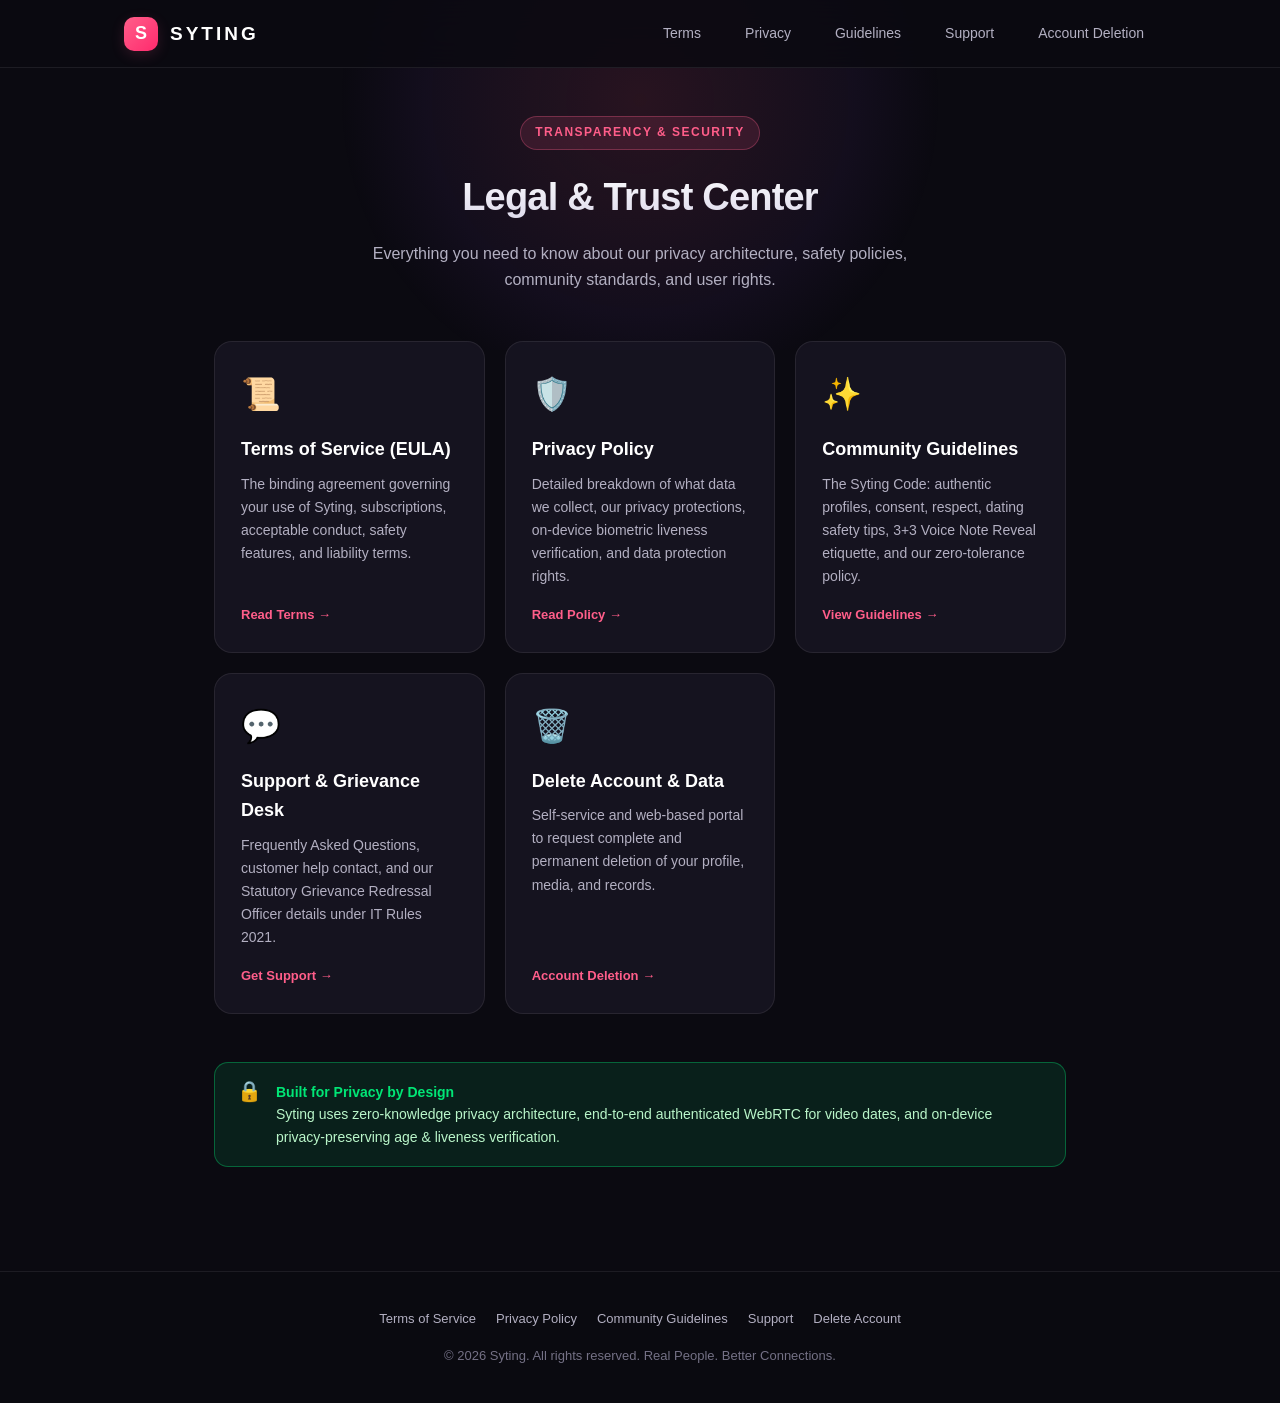
<file: index.html>
<!DOCTYPE html>
<html lang="en">
<head>
  <meta charset="UTF-8">
  <meta name="viewport" content="width=device-width, initial-scale=1.0">
  <title>Syting - Legal & Trust Center</title>
  <link rel="stylesheet" href="styles.css">
  <link rel="icon" href="data:image/svg+xml,<svg xmlns='http://www.w3.org/2000/svg' viewBox='0 0 100 100'><rect width='100' height='100' rx='20' fill='%23FF5E8A'/><text x='50%' y='55%' dominant-baseline='middle' text-anchor='middle' font-size='50' font-weight='800' fill='white'>S</text></svg>">
</head>
<body>
  <header>
    <div class="nav-container">
      <a href="index.html" class="brand">
        <div class="brand-logo">S</div>
        <div class="brand-text">Syting</div>
      </a>
      <nav class="nav-links">
        <a href="terms.html">Terms</a>
        <a href="privacy.html">Privacy</a>
        <a href="guidelines.html">Guidelines</a>
        <a href="support.html">Support</a>
        <a href="delete-account.html">Account Deletion</a>
      </nav>
    </div>
  </header>

  <main>
    <div class="hero">
      <div class="badge">Transparency & Security</div>
      <h1>Legal & Trust Center</h1>
      <p>Everything you need to know about our privacy architecture, safety policies, community standards, and user rights.</p>
    </div>

    <div class="hub-grid">
      <a href="terms.html" class="hub-card">
        <div class="hub-card-icon">📜</div>
        <h3>Terms of Service (EULA)</h3>
        <p>The binding agreement governing your use of Syting, subscriptions, acceptable conduct, safety features, and liability terms.</p>
        <div class="action-link">Read Terms &rarr;</div>
      </a>

      <a href="privacy.html" class="hub-card">
        <div class="hub-card-icon">🛡️</div>
        <h3>Privacy Policy</h3>
        <p>Detailed breakdown of what data we collect, our privacy protections, on-device biometric liveness verification, and data protection rights.</p>
        <div class="action-link">Read Policy &rarr;</div>
      </a>

      <a href="guidelines.html" class="hub-card">
        <div class="hub-card-icon">✨</div>
        <h3>Community Guidelines</h3>
        <p>The Syting Code: authentic profiles, consent, respect, dating safety tips, 3+3 Voice Note Reveal etiquette, and our zero-tolerance policy.</p>
        <div class="action-link">View Guidelines &rarr;</div>
      </a>

      <a href="support.html" class="hub-card">
        <div class="hub-card-icon">💬</div>
        <h3>Support & Grievance Desk</h3>
        <p>Frequently Asked Questions, customer help contact, and our Statutory Grievance Redressal Officer details under IT Rules 2021.</p>
        <div class="action-link">Get Support &rarr;</div>
      </a>

      <a href="delete-account.html" class="hub-card">
        <div class="hub-card-icon">🗑️</div>
        <h3>Delete Account & Data</h3>
        <p>Self-service and web-based portal to request complete and permanent deletion of your profile, media, and records.</p>
        <div class="action-link">Account Deletion &rarr;</div>
      </a>
    </div>

    <div style="margin-top: 48px;">
      <div class="callout success">
        <div class="callout-icon">🔒</div>
        <div>
          <strong>Built for Privacy by Design</strong><br>
          Syting uses zero-knowledge privacy architecture, end-to-end authenticated WebRTC for video dates, and on-device privacy-preserving age & liveness verification.
        </div>
      </div>
    </div>
  </main>

  <footer>
    <div class="footer-links">
      <a href="terms.html">Terms of Service</a>
      <a href="privacy.html">Privacy Policy</a>
      <a href="guidelines.html">Community Guidelines</a>
      <a href="support.html">Support</a>
      <a href="delete-account.html">Delete Account</a>
    </div>
    <p>&copy; 2026 Syting. All rights reserved. Real People. Better Connections.</p>
  </footer>
</body>
</html>
</file>
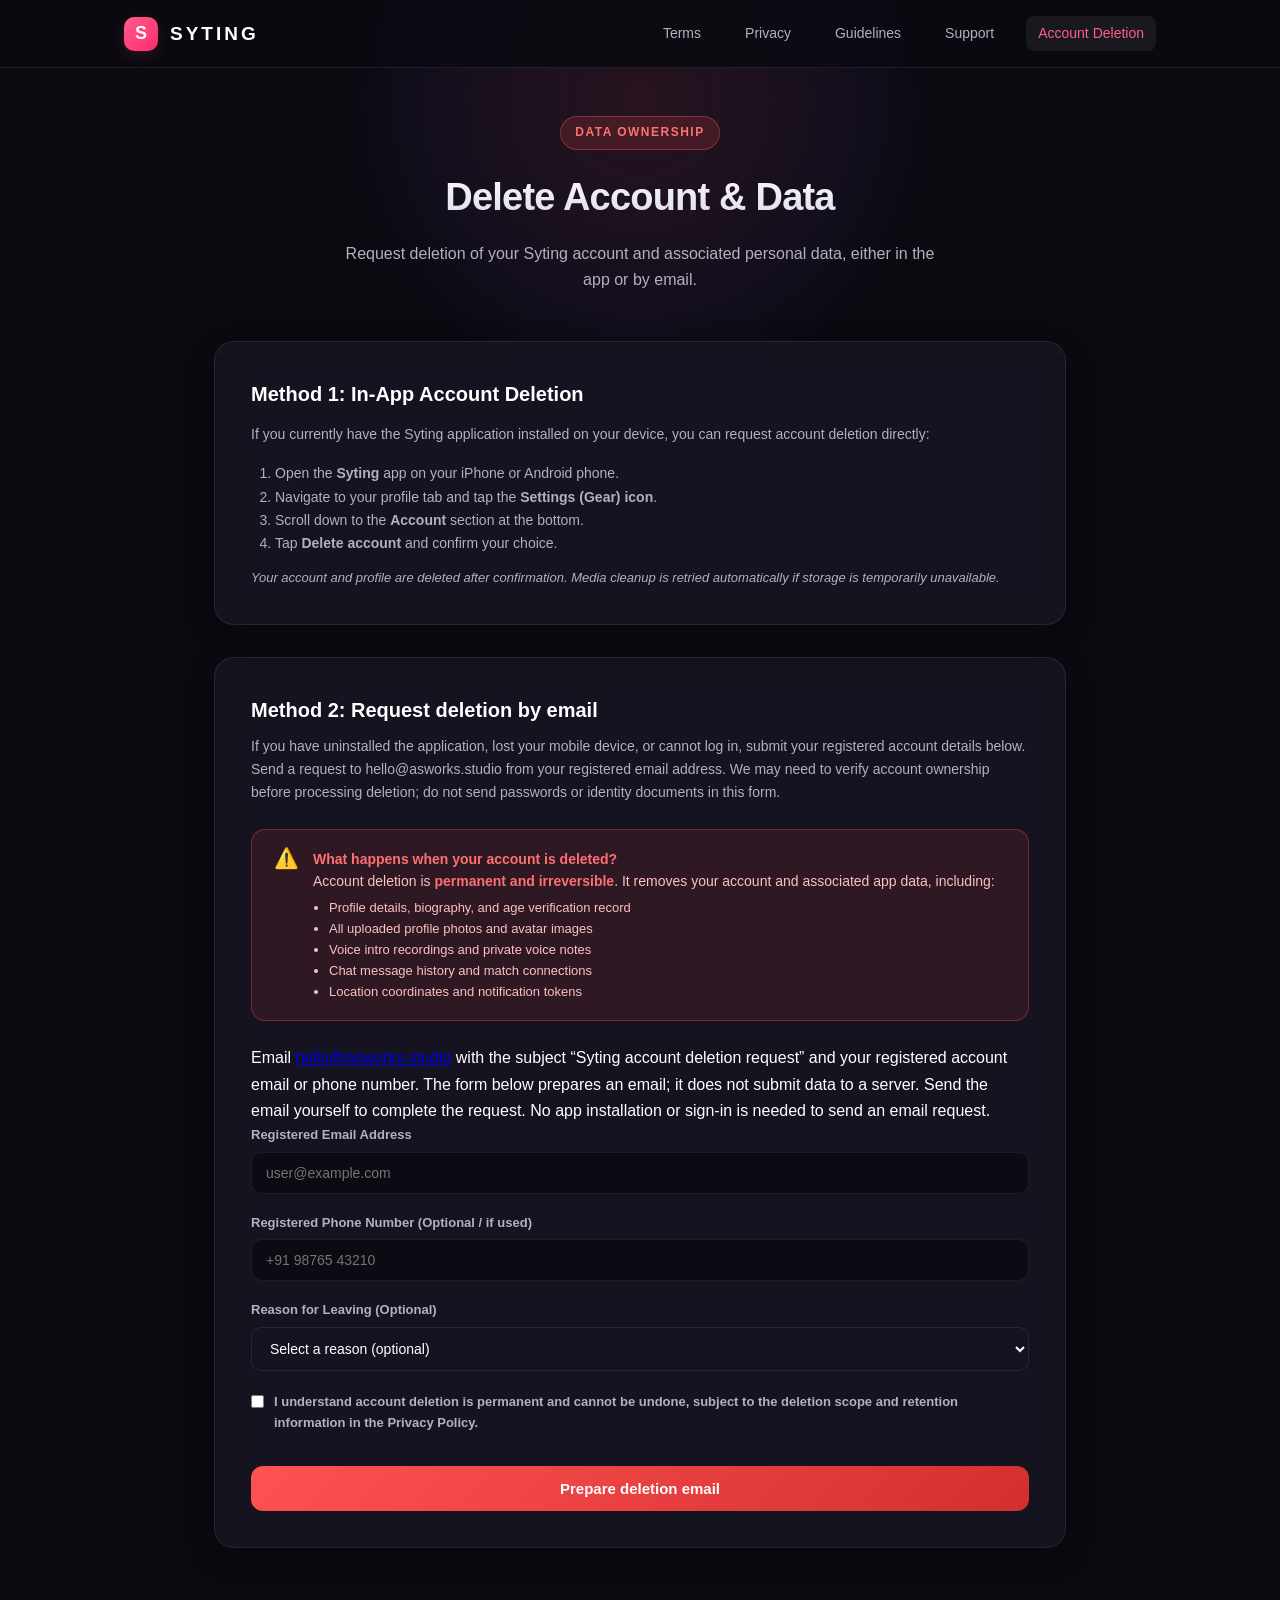
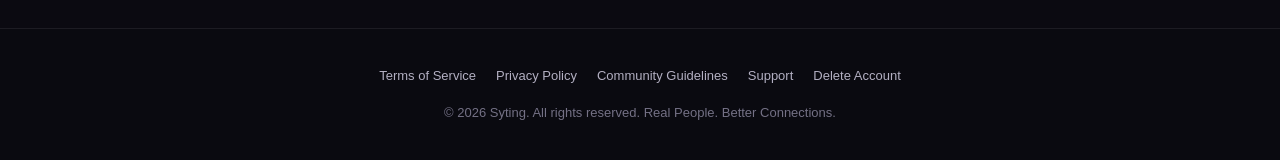
<file: delete-account.html>
<!DOCTYPE html>
<html lang="en">
<head>
  <meta charset="UTF-8">
  <meta name="viewport" content="width=device-width, initial-scale=1.0">
  <title>Syting - Request Account & Data Deletion</title>
  <link rel="stylesheet" href="styles.css">
  <link rel="icon" href="data:image/svg+xml,<svg xmlns='http://www.w3.org/2000/svg' viewBox='0 0 100 100'><rect width='100' height='100' rx='20' fill='%23FF5E8A'/><text x='50%' y='55%' dominant-baseline='middle' text-anchor='middle' font-size='50' font-weight='800' fill='white'>S</text></svg>">
</head>
<body>
  <header>
    <div class="nav-container">
      <a href="index.html" class="brand">
        <div class="brand-logo">S</div>
        <div class="brand-text">Syting</div>
      </a>
      <nav class="nav-links">
        <a href="terms.html">Terms</a>
        <a href="privacy.html">Privacy</a>
        <a href="guidelines.html">Guidelines</a>
        <a href="support.html">Support</a>
        <a href="delete-account.html" class="active">Account Deletion</a>
      </nav>
    </div>
  </header>

  <main>
    <div class="hero">
      <div class="badge" style="background: rgba(255, 82, 82, 0.15); border-color: rgba(255, 82, 82, 0.4); color: #FF7070;">Data Ownership</div>
      <h1>Delete Account & Data</h1>
      <p>Request deletion of your Syting account and associated personal data, either in the app or by email.</p>
    </div>

    <!-- Instructions for In-App Immediate Deletion -->
    <div class="glass-panel" style="margin-bottom: 32px;">
      <h2 style="font-size: 20px; color: #fff; margin-bottom: 12px;">Method 1: In-App Account Deletion</h2>
      <p style="color: var(--text-secondary); font-size: 14px; margin-bottom: 16px;">
        If you currently have the Syting application installed on your device, you can request account deletion directly:
      </p>
      <ol style="color: var(--text-secondary); font-size: 14px; margin-left: 24px; margin-bottom: 8px;">
        <li>Open the <strong>Syting</strong> app on your iPhone or Android phone.</li>
        <li>Navigate to your profile tab and tap the <strong>Settings (Gear) icon</strong>.</li>
        <li>Scroll down to the <strong>Account</strong> section at the bottom.</li>
        <li>Tap <strong>Delete account</strong> and confirm your choice.</li>
      </ol>
      <p style="color: var(--text-secondary); font-size: 13px; margin-top: 12px;">
        <em>Your account and profile are deleted after confirmation. Media cleanup is retried automatically if storage is temporarily unavailable.</em>
      </p>
    </div>

    <!-- Web-Based Deletion Request Form (For Google Play Compliance) -->
    <div class="glass-panel">
      <h2 style="font-size: 20px; color: #fff; margin-bottom: 8px;">Method 2: Request deletion by email</h2>
      <p style="color: var(--text-secondary); font-size: 14px; margin-bottom: 20px;">
        If you have uninstalled the application, lost your mobile device, or cannot log in, submit your registered account details below. Send a request to hello@asworks.studio from your registered email address. We may need to verify account ownership before processing deletion; do not send passwords or identity documents in this form.
      </p>

      <div class="callout danger">
        <div class="callout-icon">⚠️</div>
        <div>
          <strong>What happens when your account is deleted?</strong><br>
          Account deletion is <strong>permanent and irreversible</strong>. It removes your account and associated app data, including:
          <ul style="margin: 6px 0 0 16px; font-size: 13px;">
            <li>Profile details, biography, and age verification record</li>
            <li>All uploaded profile photos and avatar images</li>
            <li>Voice intro recordings and private voice notes</li>
            <li>Chat message history and match connections</li>
            <li>Location coordinates and notification tokens</li>
          </ul>
        </div>
      </div>

      <p>Email <a href="mailto:hello@asworks.studio?subject=Syting%20account%20deletion%20request">hello@asworks.studio</a> with the subject “Syting account deletion request” and your registered account email or phone number. The form below prepares an email; it does not submit data to a server. Send the email yourself to complete the request. No app installation or sign-in is needed to send an email request.</p>
      <form onsubmit="handleDeleteSubmit(event)">
        <div class="form-group">
          <label for="del-email">Registered Email Address</label>
          <input type="email" maxlength="254" id="del-email" class="form-control" placeholder="user@example.com" required>
        </div>

        <div class="form-group">
          <label for="del-phone">Registered Phone Number (Optional / if used)</label>
          <input type="tel" maxlength="40" id="del-phone" class="form-control" placeholder="+91 98765 43210">
        </div>

        <div class="form-group">
          <label for="del-reason">Reason for Leaving (Optional)</label>
          <select id="del-reason" class="form-control" style="background: #151322;">
            <option value="">Select a reason (optional)</option>
            <option value="found_match">Found a match / in a relationship</option>
            <option value="privacy">Privacy reasons</option>
            <option value="taking_break">Taking a break from dating</option>
            <option value="technical">Technical issues</option>
            <option value="other">Other reason</option>
          </select>
        </div>

        <div class="form-group" style="margin-top: 20px;">
          <label style="display: flex; gap: 10px; align-items: flex-start; cursor: pointer; color: var(--text-secondary); font-size: 13px;">
            <input type="checkbox" required style="margin-top: 4px;">
            <span>I understand account deletion is permanent and cannot be undone, subject to the deletion scope and retention information in the Privacy Policy.</span>
          </label>
        </div>

        <button type="submit" class="btn-danger" style="margin-top: 14px;">Prepare deletion email</button>
      </form>

      <div role="status" aria-live="polite" id="del-success" style="display: none; margin-top: 20px;" class="callout success">
        <div class="callout-icon">✓</div>
        <div>
          <strong>Email prepared — not submitted</strong><br>
          Send the pre-filled message to complete your request. If your email app did not open, email <a href="mailto:hello@asworks.studio">hello@asworks.studio</a> from your registered address. You can also delete your account instantly in the app: Settings → Account → Delete account. Submitting this form does not delete your account or confirm receipt. See our Privacy Policy for deletion scope and retention.
        </div>
      </div>
    </div>
  </main>

  <footer>
    <div class="footer-links">
      <a href="terms.html">Terms of Service</a>
      <a href="privacy.html">Privacy Policy</a>
      <a href="guidelines.html">Community Guidelines</a>
      <a href="support.html">Support</a>
      <a href="delete-account.html">Delete Account</a>
    </div>
    <p>&copy; 2026 Syting. All rights reserved. Real People. Better Connections.</p>
  </footer>

  <script>
    function handleDeleteSubmit(e) {
      e.preventDefault();
      var email = document.getElementById('del-email').value.trim();
      var phone = document.getElementById('del-phone').value;
      var reason = document.getElementById('del-reason').value;
      var subject = encodeURIComponent('Syting account deletion request');
      var body = encodeURIComponent(
        'I request permanent deletion of my Syting account and all associated data.\n\n' +
        'Registered email: ' + email + '\n' +
        'Registered phone: ' + (phone || 'n/a') + '\n' +
        'Reason: ' + (reason || 'n/a') + '\n'
      );
      window.location.href = 'mailto:hello@asworks.studio?subject=' + subject + '&body=' + body;
      document.getElementById('del-success').style.display = 'flex';
    }
  </script>
</body>
</html>
</file>
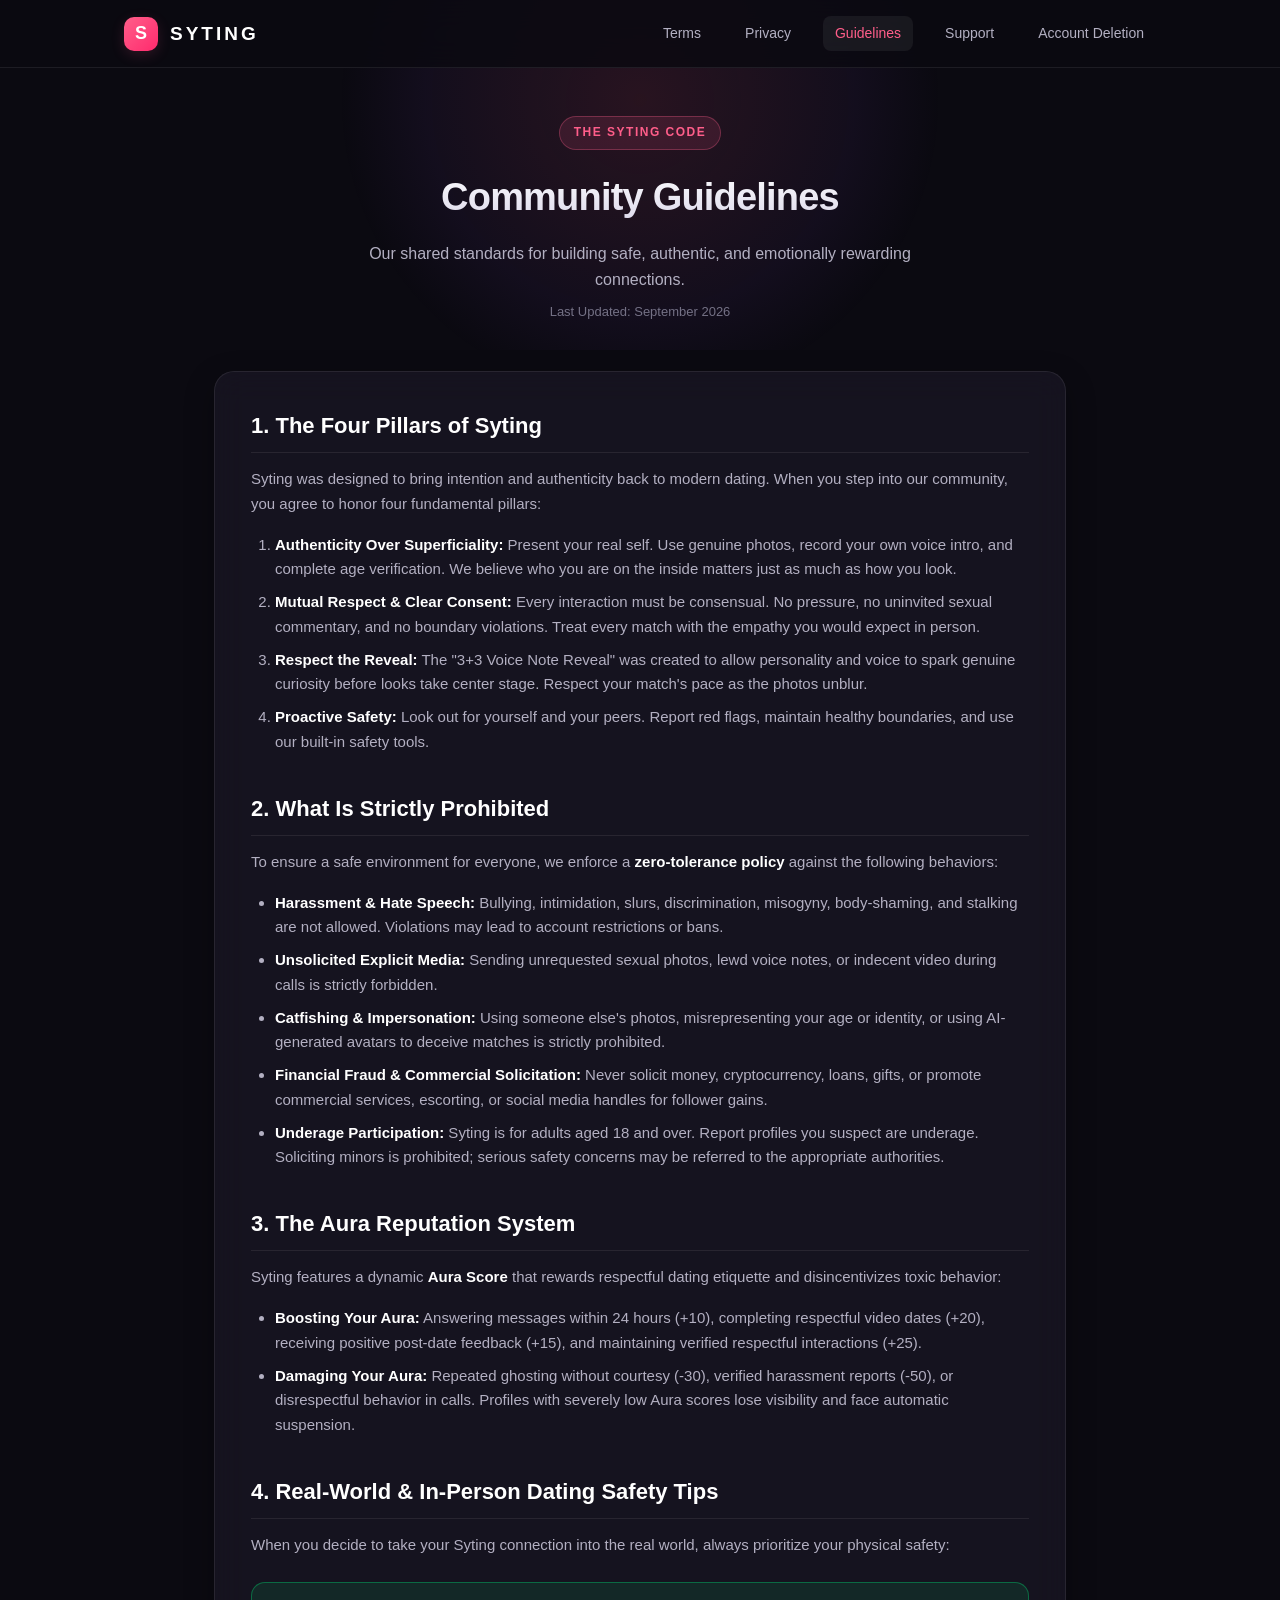
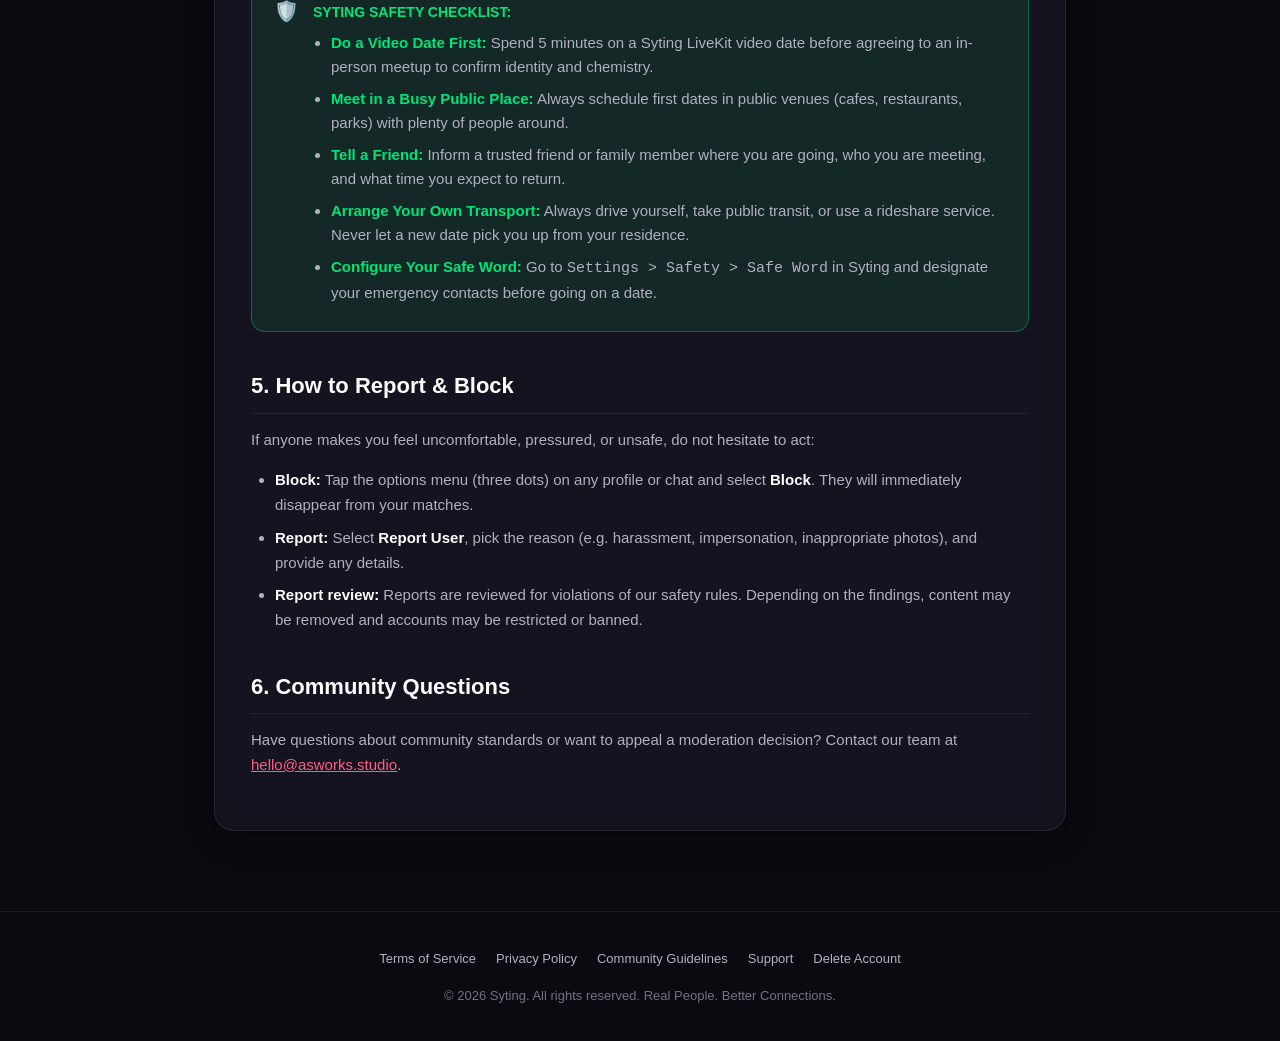
<file: guidelines.html>
<!DOCTYPE html>
<html lang="en">
<head>
  <meta charset="UTF-8">
  <meta name="viewport" content="width=device-width, initial-scale=1.0">
  <title>Syting - Community Guidelines & Safety Charter</title>
  <link rel="stylesheet" href="styles.css">
  <link rel="icon" href="data:image/svg+xml,<svg xmlns='http://www.w3.org/2000/svg' viewBox='0 0 100 100'><rect width='100' height='100' rx='20' fill='%23FF5E8A'/><text x='50%' y='55%' dominant-baseline='middle' text-anchor='middle' font-size='50' font-weight='800' fill='white'>S</text></svg>">
</head>
<body>
  <header>
    <div class="nav-container">
      <a href="index.html" class="brand">
        <div class="brand-logo">S</div>
        <div class="brand-text">Syting</div>
      </a>
      <nav class="nav-links">
        <a href="terms.html">Terms</a>
        <a href="privacy.html">Privacy</a>
        <a href="guidelines.html" class="active">Guidelines</a>
        <a href="support.html">Support</a>
        <a href="delete-account.html">Account Deletion</a>
      </nav>
    </div>
  </header>

  <main>
    <div class="hero">
      <div class="badge">The Syting Code</div>
      <h1>Community Guidelines</h1>
      <p>Our shared standards for building safe, authentic, and emotionally rewarding connections.</p>
      <div class="last-updated">Last Updated: September 2026</div>
    </div>

    <div class="glass-panel prose">
      <h2>1. The Four Pillars of Syting</h2>
      <p>Syting was designed to bring intention and authenticity back to modern dating. When you step into our community, you agree to honor four fundamental pillars:</p>
      
      <ol>
        <li><strong>Authenticity Over Superficiality:</strong> Present your real self. Use genuine photos, record your own voice intro, and complete age verification. We believe who you are on the inside matters just as much as how you look.</li>
        <li><strong>Mutual Respect & Clear Consent:</strong> Every interaction must be consensual. No pressure, no uninvited sexual commentary, and no boundary violations. Treat every match with the empathy you would expect in person.</li>
        <li><strong>Respect the Reveal:</strong> The "3+3 Voice Note Reveal" was created to allow personality and voice to spark genuine curiosity before looks take center stage. Respect your match's pace as the photos unblur.</li>
        <li><strong>Proactive Safety:</strong> Look out for yourself and your peers. Report red flags, maintain healthy boundaries, and use our built-in safety tools.</li>
      </ol>

      <h2>2. What Is Strictly Prohibited</h2>
      <p>To ensure a safe environment for everyone, we enforce a <strong>zero-tolerance policy</strong> against the following behaviors:</p>
      <ul>
        <li><strong>Harassment & Hate Speech:</strong> Bullying, intimidation, slurs, discrimination, misogyny, body-shaming, and stalking are not allowed. Violations may lead to account restrictions or bans.</li>
        <li><strong>Unsolicited Explicit Media:</strong> Sending unrequested sexual photos, lewd voice notes, or indecent video during calls is strictly forbidden.</li>
        <li><strong>Catfishing & Impersonation:</strong> Using someone else's photos, misrepresenting your age or identity, or using AI-generated avatars to deceive matches is strictly prohibited.</li>
        <li><strong>Financial Fraud & Commercial Solicitation:</strong> Never solicit money, cryptocurrency, loans, gifts, or promote commercial services, escorting, or social media handles for follower gains.</li>
        <li><strong>Underage Participation:</strong> Syting is for adults aged 18 and over. Report profiles you suspect are underage. Soliciting minors is prohibited; serious safety concerns may be referred to the appropriate authorities.</li>
      </ul>

      <h2>3. The Aura Reputation System</h2>
      <p>Syting features a dynamic <strong>Aura Score</strong> that rewards respectful dating etiquette and disincentivizes toxic behavior:</p>
      <ul>
        <li><strong>Boosting Your Aura:</strong> Answering messages within 24 hours (+10), completing respectful video dates (+20), receiving positive post-date feedback (+15), and maintaining verified respectful interactions (+25).</li>
        <li><strong>Damaging Your Aura:</strong> Repeated ghosting without courtesy (-30), verified harassment reports (-50), or disrespectful behavior in calls. Profiles with severely low Aura scores lose visibility and face automatic suspension.</li>
      </ul>

      <h2>4. Real-World & In-Person Dating Safety Tips</h2>
      <p>When you decide to take your Syting connection into the real world, always prioritize your physical safety:</p>
      <div class="callout success">
        <div class="callout-icon">🛡️</div>
        <div>
          <strong>SYTING SAFETY CHECKLIST:</strong>
          <ul style="margin: 8px 0 0 18px;">
            <li><strong>Do a Video Date First:</strong> Spend 5 minutes on a Syting LiveKit video date before agreeing to an in-person meetup to confirm identity and chemistry.</li>
            <li><strong>Meet in a Busy Public Place:</strong> Always schedule first dates in public venues (cafes, restaurants, parks) with plenty of people around.</li>
            <li><strong>Tell a Friend:</strong> Inform a trusted friend or family member where you are going, who you are meeting, and what time you expect to return.</li>
            <li><strong>Arrange Your Own Transport:</strong> Always drive yourself, take public transit, or use a rideshare service. Never let a new date pick you up from your residence.</li>
            <li><strong>Configure Your Safe Word:</strong> Go to <code>Settings &gt; Safety &gt; Safe Word</code> in Syting and designate your emergency contacts before going on a date.</li>
          </ul>
        </div>
      </div>

      <h2>5. How to Report & Block</h2>
      <p>If anyone makes you feel uncomfortable, pressured, or unsafe, do not hesitate to act:</p>
      <ul>
        <li><strong>Block:</strong> Tap the options menu (three dots) on any profile or chat and select <strong>Block</strong>. They will immediately disappear from your matches.</li>
        <li><strong>Report:</strong> Select <strong>Report User</strong>, pick the reason (e.g. harassment, impersonation, inappropriate photos), and provide any details.</li>
        <li><strong>Report review:</strong> Reports are reviewed for violations of our safety rules. Depending on the findings, content may be removed and accounts may be restricted or banned.</li>
      </ul>

      <h2>6. Community Questions</h2>
      <p>Have questions about community standards or want to appeal a moderation decision? Contact our team at <a href="mailto:hello@asworks.studio" style="color: var(--primary-pink);">hello@asworks.studio</a>.</p>
    </div>
  </main>

  <footer>
    <div class="footer-links">
      <a href="terms.html">Terms of Service</a>
      <a href="privacy.html">Privacy Policy</a>
      <a href="guidelines.html">Community Guidelines</a>
      <a href="support.html">Support</a>
      <a href="delete-account.html">Delete Account</a>
    </div>
    <p>&copy; 2026 Syting. All rights reserved. Real People. Better Connections.</p>
  </footer>
</body>
</html>
</file>
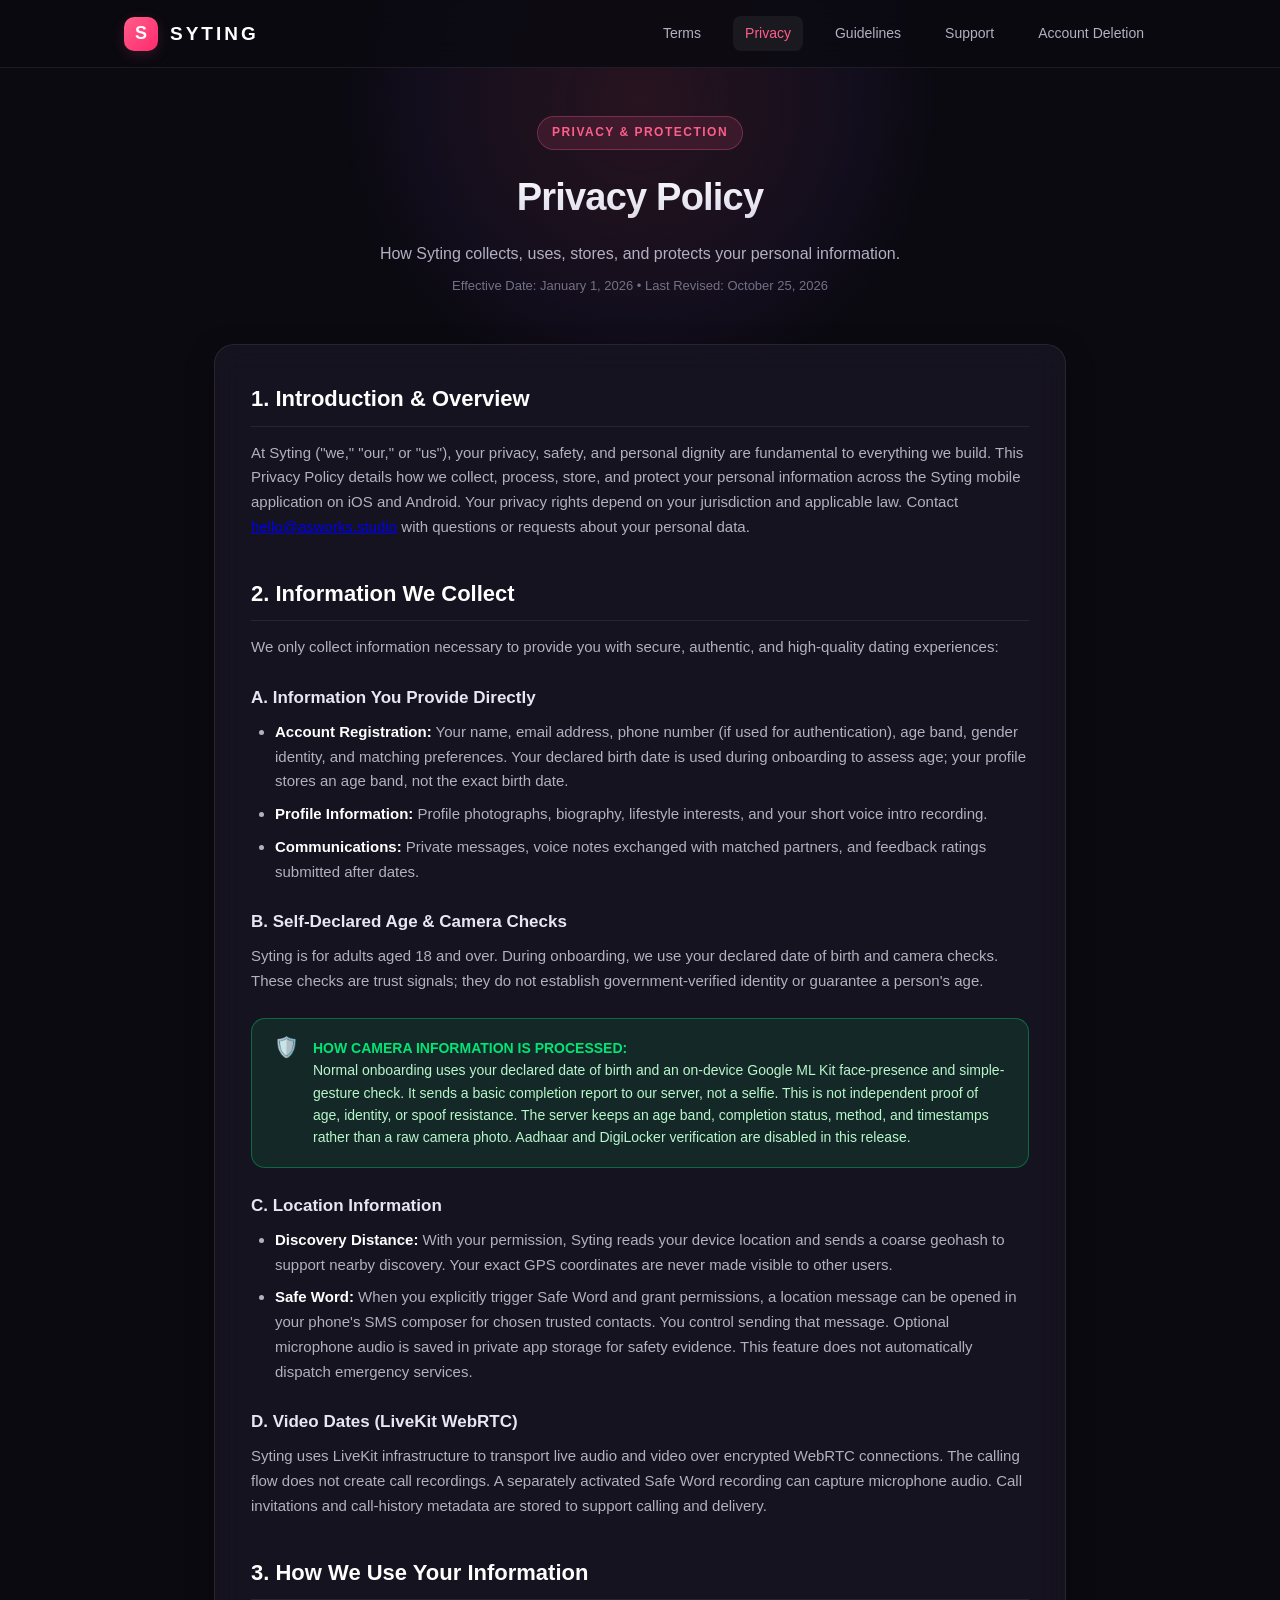
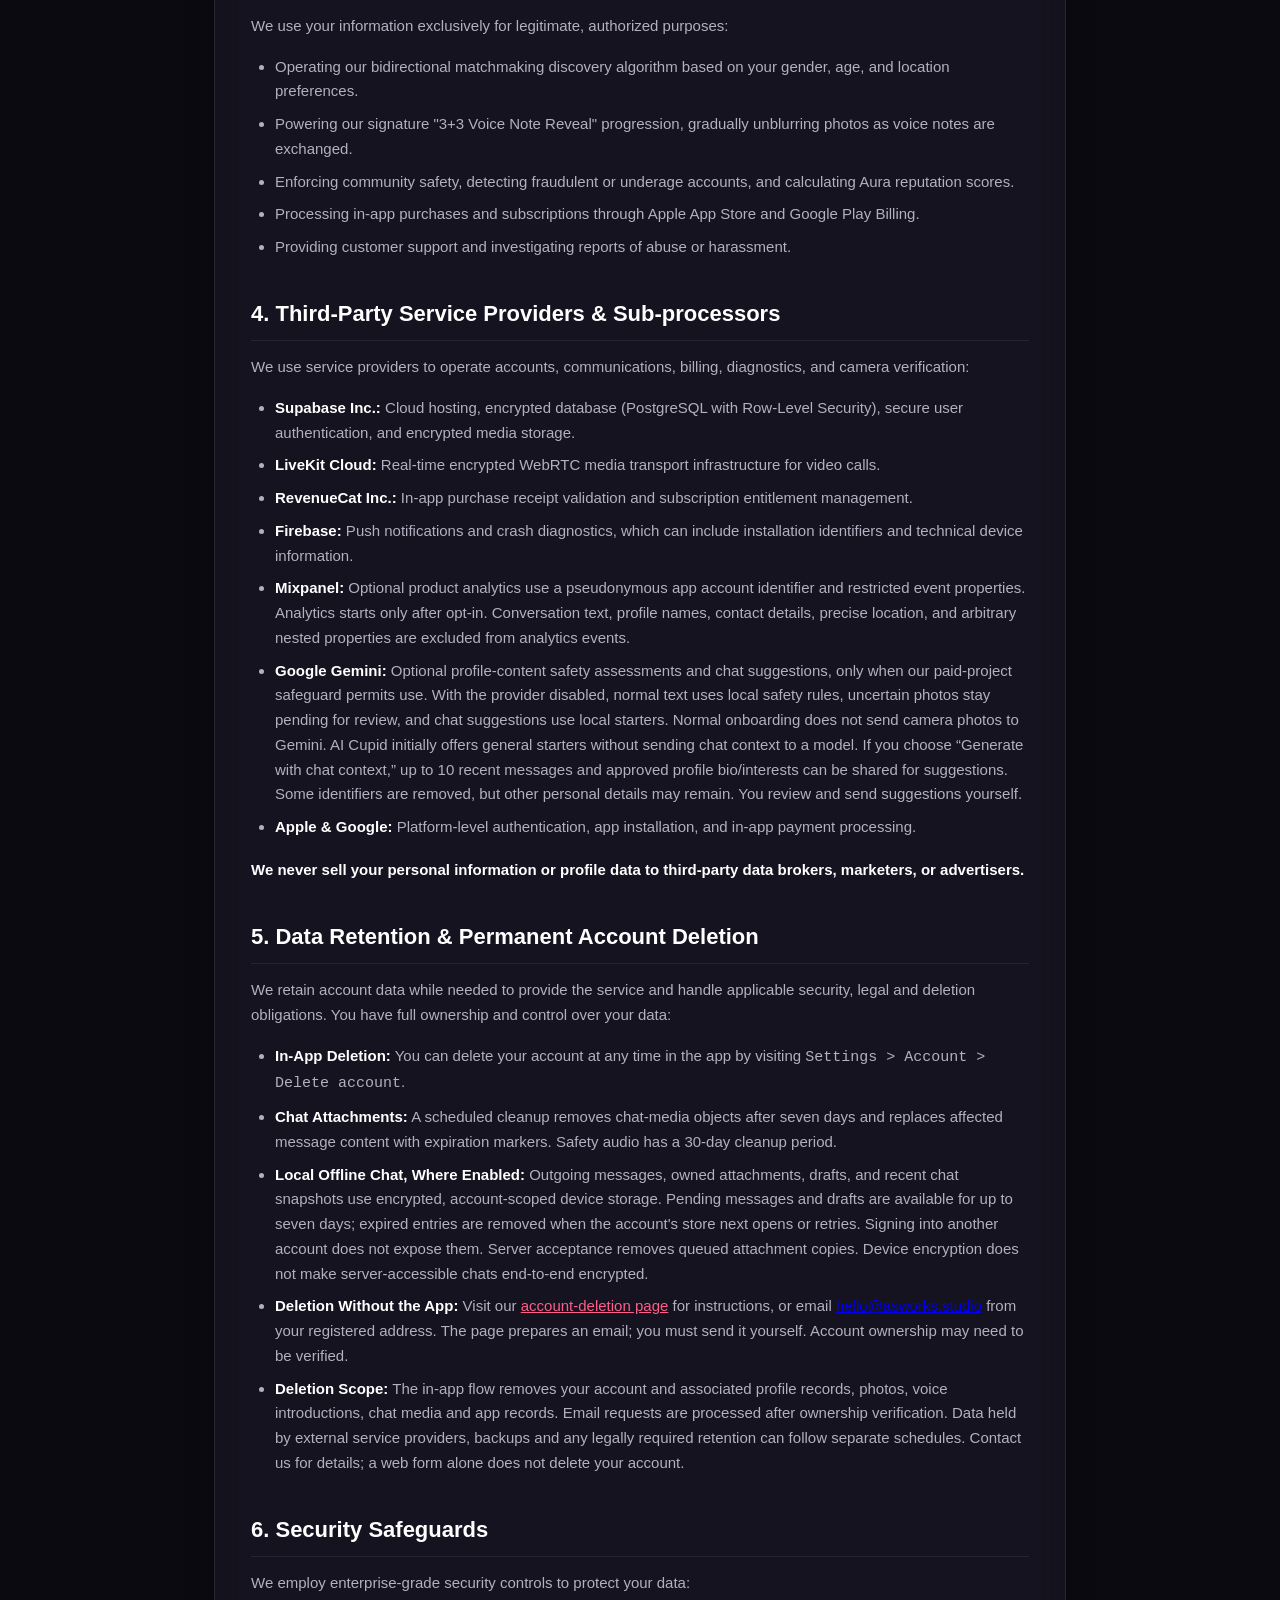
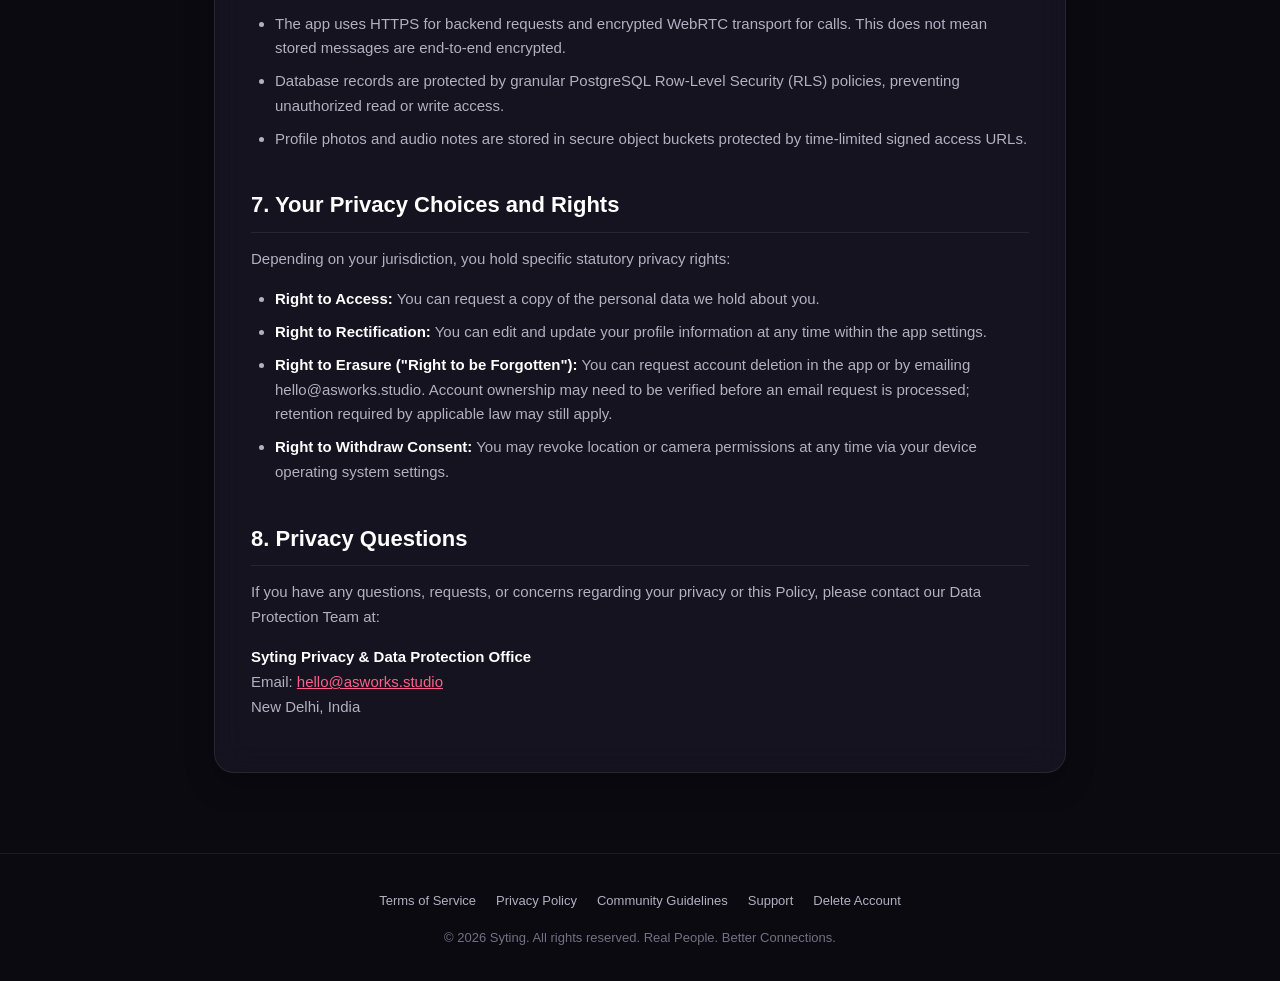
<file: privacy.html>
<!DOCTYPE html>
<html lang="en">
<head>
  <meta charset="UTF-8">
  <meta name="viewport" content="width=device-width, initial-scale=1.0">
  <title>Syting - Privacy Policy</title>
  <link rel="stylesheet" href="styles.css">
  <link rel="icon" href="data:image/svg+xml,<svg xmlns='http://www.w3.org/2000/svg' viewBox='0 0 100 100'><rect width='100' height='100' rx='20' fill='%23FF5E8A'/><text x='50%' y='55%' dominant-baseline='middle' text-anchor='middle' font-size='50' font-weight='800' fill='white'>S</text></svg>">
</head>
<body>
  <header>
    <div class="nav-container">
      <a href="index.html" class="brand">
        <div class="brand-logo">S</div>
        <div class="brand-text">Syting</div>
      </a>
      <nav class="nav-links">
        <a href="terms.html">Terms</a>
        <a href="privacy.html" class="active">Privacy</a>
        <a href="guidelines.html">Guidelines</a>
        <a href="support.html">Support</a>
        <a href="delete-account.html">Account Deletion</a>
      </nav>
    </div>
  </header>

  <main>
    <div class="hero">
      <div class="badge">Privacy & Protection</div>
      <h1>Privacy Policy</h1>
      <p>How Syting collects, uses, stores, and protects your personal information.</p>
      <div class="last-updated">Effective Date: January 1, 2026 &bull; Last Revised: October 25, 2026</div>
    </div>

    <div class="glass-panel prose">
      <h2>1. Introduction & Overview</h2>
      <p>At Syting ("we," "our," or "us"), your privacy, safety, and personal dignity are fundamental to everything we build. This Privacy Policy details how we collect, process, store, and protect your personal information across the Syting mobile application on iOS and Android. Your privacy rights depend on your jurisdiction and applicable law. Contact <a href="mailto:hello@asworks.studio">hello@asworks.studio</a> with questions or requests about your personal data.</p>

      <h2>2. Information We Collect</h2>
      <p>We only collect information necessary to provide you with secure, authentic, and high-quality dating experiences:</p>
      
      <h3>A. Information You Provide Directly</h3>
      <ul>
        <li><strong>Account Registration:</strong> Your name, email address, phone number (if used for authentication), age band, gender identity, and matching preferences. Your declared birth date is used during onboarding to assess age; your profile stores an age band, not the exact birth date.</li>
        <li><strong>Profile Information:</strong> Profile photographs, biography, lifestyle interests, and your short voice intro recording.</li>
        <li><strong>Communications:</strong> Private messages, voice notes exchanged with matched partners, and feedback ratings submitted after dates.</li>
      </ul>

      <h3>B. Self-Declared Age & Camera Checks</h3>
      <p>Syting is for adults aged 18 and over. During onboarding, we use your declared date of birth and camera checks. These checks are trust signals; they do not establish government-verified identity or guarantee a person's age.</p>
      <div class="callout success">
        <div class="callout-icon">🛡️</div>
        <div>
          <strong>HOW CAMERA INFORMATION IS PROCESSED:</strong><br>
          Normal onboarding uses your declared date of birth and an on-device Google ML Kit face-presence and simple-gesture check. It sends a basic completion report to our server, not a selfie. This is not independent proof of age, identity, or spoof resistance. The server keeps an age band, completion status, method, and timestamps rather than a raw camera photo. Aadhaar and DigiLocker verification are disabled in this release.
        </div>
      </div>

      <h3>C. Location Information</h3>
      <ul>
        <li><strong>Discovery Distance:</strong> With your permission, Syting reads your device location and sends a coarse geohash to support nearby discovery. Your exact GPS coordinates are never made visible to other users.</li>
        <li><strong>Safe Word:</strong> When you explicitly trigger Safe Word and grant permissions, a location message can be opened in your phone's SMS composer for chosen trusted contacts. You control sending that message. Optional microphone audio is saved in private app storage for safety evidence. This feature does not automatically dispatch emergency services.</li>
      </ul>

      <h3>D. Video Dates (LiveKit WebRTC)</h3>
      <p>Syting uses LiveKit infrastructure to transport live audio and video over encrypted WebRTC connections. The calling flow does not create call recordings. A separately activated Safe Word recording can capture microphone audio. Call invitations and call-history metadata are stored to support calling and delivery.</p>

      <h2>3. How We Use Your Information</h2>
      <p>We use your information exclusively for legitimate, authorized purposes:</p>
      <ul>
        <li>Operating our bidirectional matchmaking discovery algorithm based on your gender, age, and location preferences.</li>
        <li>Powering our signature "3+3 Voice Note Reveal" progression, gradually unblurring photos as voice notes are exchanged.</li>
        <li>Enforcing community safety, detecting fraudulent or underage accounts, and calculating Aura reputation scores.</li>
        <li>Processing in-app purchases and subscriptions through Apple App Store and Google Play Billing.</li>
        <li>Providing customer support and investigating reports of abuse or harassment.</li>
      </ul>

      <h2>4. Third-Party Service Providers & Sub-processors</h2>
      <p>We use service providers to operate accounts, communications, billing, diagnostics, and camera verification:</p>
      <ul>
        <li><strong>Supabase Inc.:</strong> Cloud hosting, encrypted database (PostgreSQL with Row-Level Security), secure user authentication, and encrypted media storage.</li>
        <li><strong>LiveKit Cloud:</strong> Real-time encrypted WebRTC media transport infrastructure for video calls.</li>
        <li><strong>RevenueCat Inc.:</strong> In-app purchase receipt validation and subscription entitlement management.</li>
        <li><strong>Firebase:</strong> Push notifications and crash diagnostics, which can include installation identifiers and technical device information.</li>
        <li><strong>Mixpanel:</strong> Optional product analytics use a pseudonymous app account identifier and restricted event properties. Analytics starts only after opt-in. Conversation text, profile names, contact details, precise location, and arbitrary nested properties are excluded from analytics events.</li>
        <li><strong>Google Gemini:</strong> Optional profile-content safety assessments and chat suggestions, only when our paid-project safeguard permits use. With the provider disabled, normal text uses local safety rules, uncertain photos stay pending for review, and chat suggestions use local starters. Normal onboarding does not send camera photos to Gemini. AI Cupid initially offers general starters without sending chat context to a model. If you choose “Generate with chat context,” up to 10 recent messages and approved profile bio/interests can be shared for suggestions. Some identifiers are removed, but other personal details may remain. You review and send suggestions yourself.</li>
        <li><strong>Apple & Google:</strong> Platform-level authentication, app installation, and in-app payment processing.</li>
      </ul>
      <p><strong>We never sell your personal information or profile data to third-party data brokers, marketers, or advertisers.</strong></p>

      <h2>5. Data Retention & Permanent Account Deletion</h2>
      <p>We retain account data while needed to provide the service and handle applicable security, legal and deletion obligations. You have full ownership and control over your data:</p>
      <ul>
        <li><strong>In-App Deletion:</strong> You can delete your account at any time in the app by visiting <code>Settings &gt; Account &gt; Delete account</code>.</li>
        <li><strong>Chat Attachments:</strong> A scheduled cleanup removes chat-media objects after seven days and replaces affected message content with expiration markers. Safety audio has a 30-day cleanup period.</li>
        <li><strong>Local Offline Chat, Where Enabled:</strong> Outgoing messages, owned attachments, drafts, and recent chat snapshots use encrypted, account-scoped device storage. Pending messages and drafts are available for up to seven days; expired entries are removed when the account's store next opens or retries. Signing into another account does not expose them. Server acceptance removes queued attachment copies. Device encryption does not make server-accessible chats end-to-end encrypted.</li>
        <li><strong>Deletion Without the App:</strong> Visit our <a href="delete-account.html" style="color: var(--primary-pink);">account-deletion page</a> for instructions, or email <a href="mailto:hello@asworks.studio?subject=Syting%20account%20deletion%20request">hello@asworks.studio</a> from your registered address. The page prepares an email; you must send it yourself. Account ownership may need to be verified.</li>
        <li><strong>Deletion Scope:</strong> The in-app flow removes your account and associated profile records, photos, voice introductions, chat media and app records. Email requests are processed after ownership verification. Data held by external service providers, backups and any legally required retention can follow separate schedules. Contact us for details; a web form alone does not delete your account.</li>
      </ul>

      <h2>6. Security Safeguards</h2>
      <p>We employ enterprise-grade security controls to protect your data:</p>
      <ul>
        <li>The app uses HTTPS for backend requests and encrypted WebRTC transport for calls. This does not mean stored messages are end-to-end encrypted.</li>
        <li>Database records are protected by granular PostgreSQL Row-Level Security (RLS) policies, preventing unauthorized read or write access.</li>
        <li>Profile photos and audio notes are stored in secure object buckets protected by time-limited signed access URLs.</li>
      </ul>

      <h2>7. Your Privacy Choices and Rights</h2>
      <p>Depending on your jurisdiction, you hold specific statutory privacy rights:</p>
      <ul>
        <li><strong>Right to Access:</strong> You can request a copy of the personal data we hold about you.</li>
        <li><strong>Right to Rectification:</strong> You can edit and update your profile information at any time within the app settings.</li>
        <li><strong>Right to Erasure ("Right to be Forgotten"):</strong> You can request account deletion in the app or by emailing hello@asworks.studio. Account ownership may need to be verified before an email request is processed; retention required by applicable law may still apply.</li>
        <li><strong>Right to Withdraw Consent:</strong> You may revoke location or camera permissions at any time via your device operating system settings.</li>
      </ul>

      <h2>8. Privacy Questions</h2>
      <p>If you have any questions, requests, or concerns regarding your privacy or this Policy, please contact our Data Protection Team at:</p>
      <p>
        <strong>Syting Privacy & Data Protection Office</strong><br>
        Email: <a href="mailto:hello@asworks.studio" style="color: var(--primary-pink);">hello@asworks.studio</a><br>
        New Delhi, India
      </p>
    </div>
  </main>

  <footer>
    <div class="footer-links">
      <a href="terms.html">Terms of Service</a>
      <a href="privacy.html">Privacy Policy</a>
      <a href="guidelines.html">Community Guidelines</a>
      <a href="support.html">Support</a>
      <a href="delete-account.html">Delete Account</a>
    </div>
    <p>&copy; 2026 Syting. All rights reserved. Real People. Better Connections.</p>
  </footer>
</body>
</html>
</file>
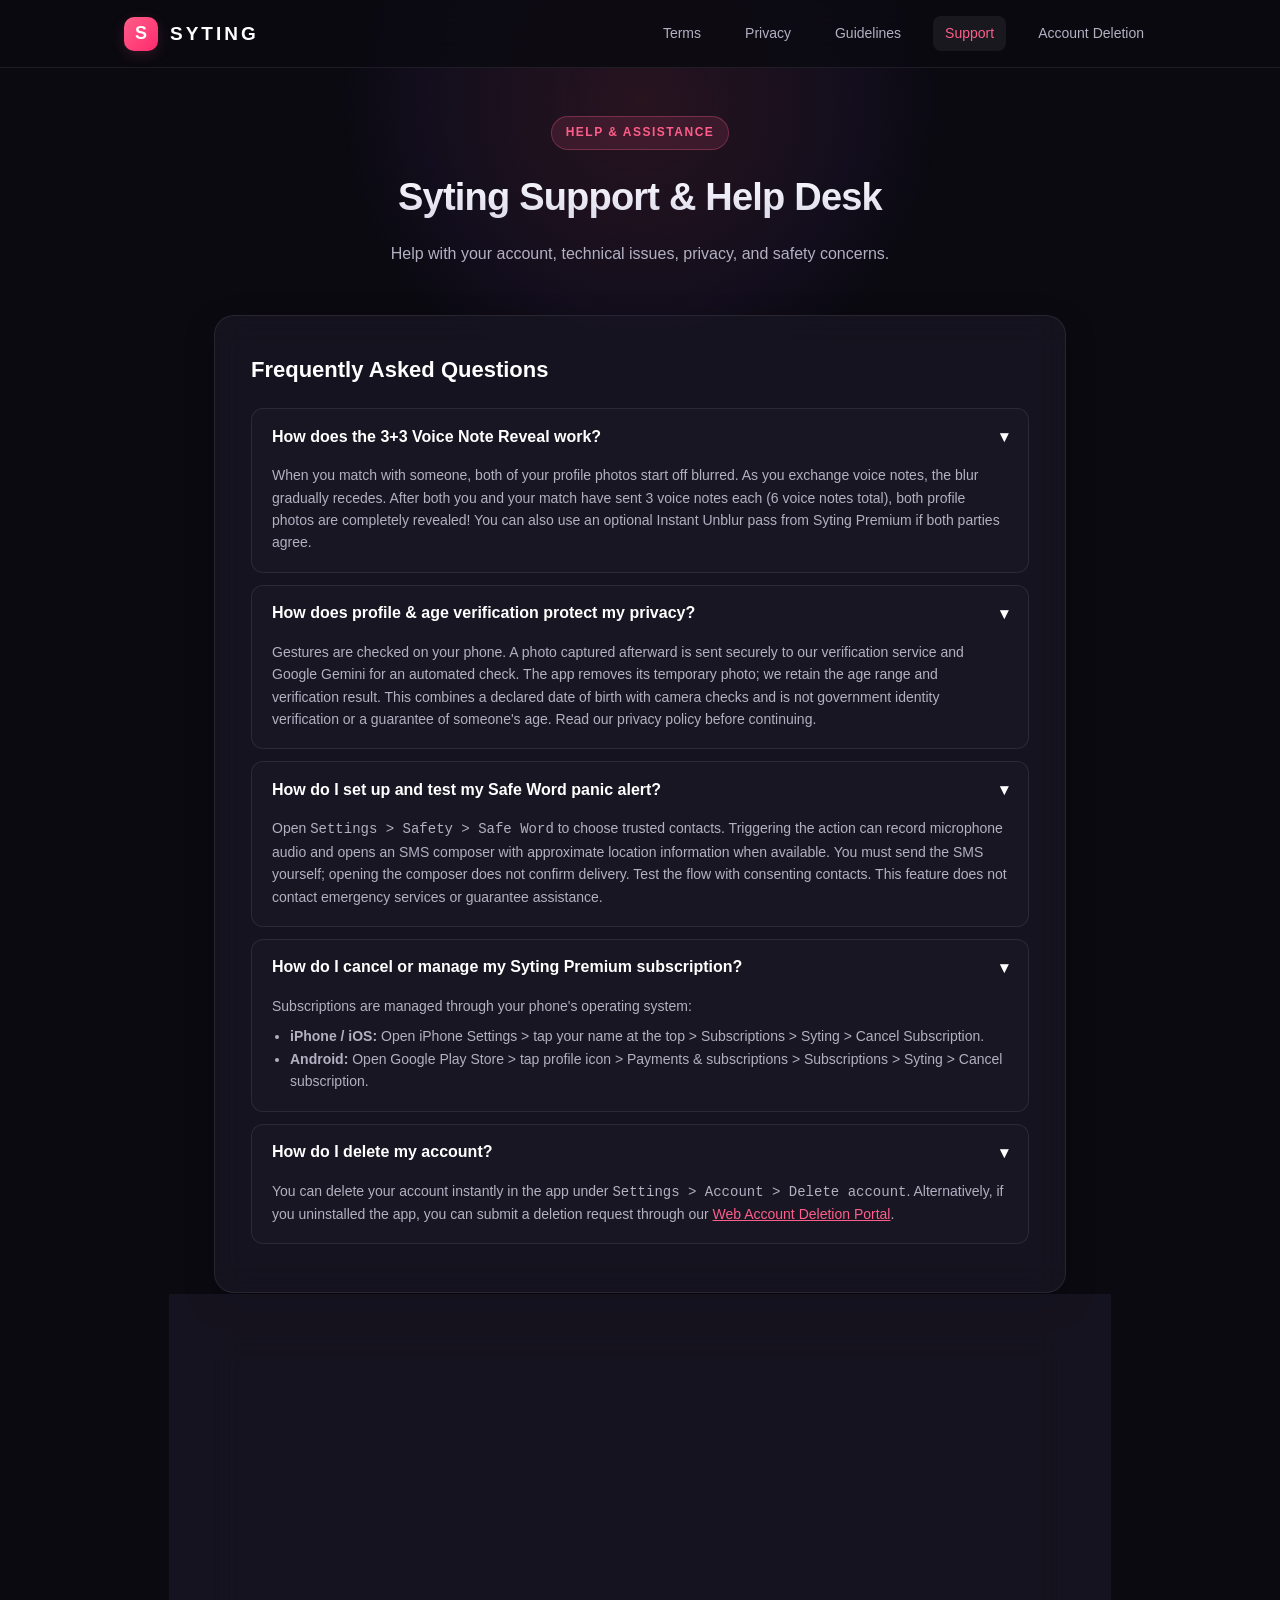
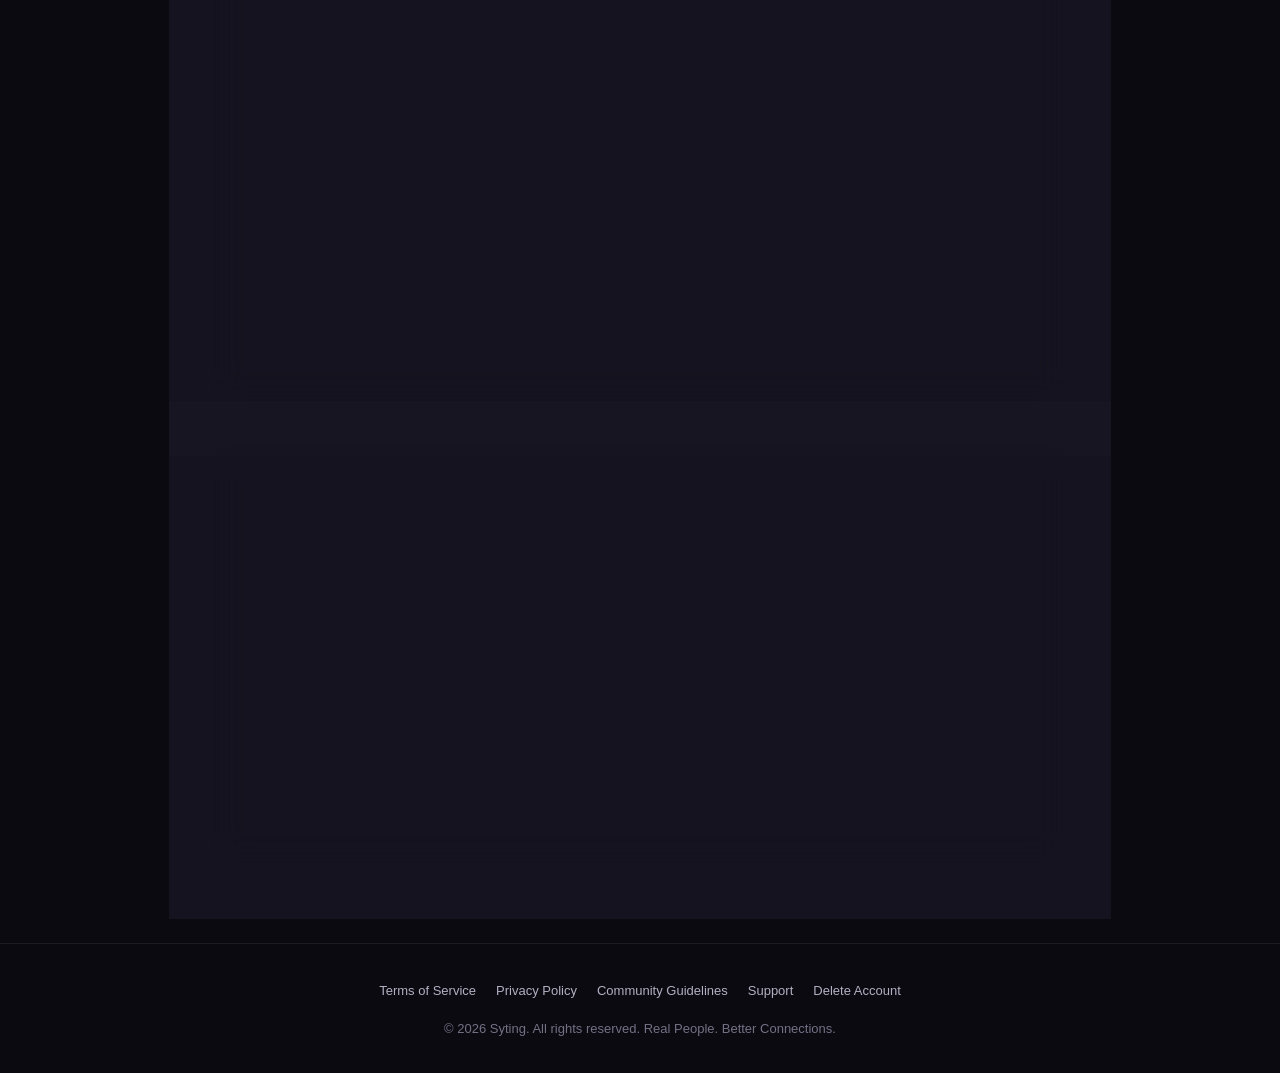
<file: support.html>
<!DOCTYPE html>
<html lang="en">
<head>
  <meta charset="UTF-8">
  <meta name="viewport" content="width=device-width, initial-scale=1.0">
  <title>Syting - Help and Support</title>
  <link rel="stylesheet" href="styles.css">
  <link rel="icon" href="data:image/svg+xml,<svg xmlns='http://www.w3.org/2000/svg' viewBox='0 0 100 100'><rect width='100' height='100' rx='20' fill='%23FF5E8A'/><text x='50%' y='55%' dominant-baseline='middle' text-anchor='middle' font-size='50' font-weight='800' fill='white'>S</text></svg>">
</head>
<body>
  <header>
    <div class="nav-container">
      <a href="index.html" class="brand">
        <div class="brand-logo">S</div>
        <div class="brand-text">Syting</div>
      </a>
      <nav class="nav-links">
        <a href="terms.html">Terms</a>
        <a href="privacy.html">Privacy</a>
        <a href="guidelines.html">Guidelines</a>
        <a href="support.html" class="active">Support</a>
        <a href="delete-account.html">Account Deletion</a>
      </nav>
    </div>
  </header>

  <main>
    <div class="hero">
      <div class="badge">Help & Assistance</div>
      <h1>Syting Support & Help Desk</h1>
      <p>Help with your account, technical issues, privacy, and safety concerns.</p>
    </div>

    <!-- Frequently Asked Questions -->
    <div class="glass-panel" style="margin-bottom: 36px;">
      <h2 style="font-size: 22px; margin-bottom: 20px; color: #fff;">Frequently Asked Questions</h2>

      <div class="faq-item">
        <button class="faq-question" onclick="toggleFaq(this)">
          How does the 3+3 Voice Note Reveal work?
          <span>▾</span>
        </button>
        <div class="faq-answer">
          When you match with someone, both of your profile photos start off blurred. As you exchange voice notes, the blur gradually recedes. After both you and your match have sent 3 voice notes each (6 voice notes total), both profile photos are completely revealed! You can also use an optional Instant Unblur pass from Syting Premium if both parties agree.
        </div>
      </div>

      <div class="faq-item">
        <button class="faq-question" onclick="toggleFaq(this)">
          How does profile &amp; age verification protect my privacy?
          <span>▾</span>
        </button>
        <div class="faq-answer">
          Gestures are checked on your phone. A photo captured afterward is sent securely to our verification service and Google Gemini for an automated check. The app removes its temporary photo; we retain the age range and verification result. This combines a declared date of birth with camera checks and is not government identity verification or a guarantee of someone's age. Read our privacy policy before continuing.
        </div>
      </div>

      <div class="faq-item">
        <button class="faq-question" onclick="toggleFaq(this)">
          How do I set up and test my Safe Word panic alert?
          <span>▾</span>
        </button>
        <div class="faq-answer">
          Open <code>Settings &gt; Safety &gt; Safe Word</code> to choose trusted contacts. Triggering the action can record microphone audio and opens an SMS composer with approximate location information when available. You must send the SMS yourself; opening the composer does not confirm delivery. Test the flow with consenting contacts. This feature does not contact emergency services or guarantee assistance.
        </div>
      </div>

      <div class="faq-item">
        <button class="faq-question" onclick="toggleFaq(this)">
          How do I cancel or manage my Syting Premium subscription?
          <span>▾</span>
        </button>
        <div class="faq-answer">
          Subscriptions are managed through your phone's operating system:
          <ul style="margin: 8px 0 0 18px;">
            <li><strong>iPhone / iOS:</strong> Open iPhone Settings &gt; tap your name at the top &gt; Subscriptions &gt; Syting &gt; Cancel Subscription.</li>
            <li><strong>Android:</strong> Open Google Play Store &gt; tap profile icon &gt; Payments &amp; subscriptions &gt; Subscriptions &gt; Syting &gt; Cancel subscription.</li>
          </ul>
        </div>
      </div>

      <div class="faq-item">
        <button class="faq-question" onclick="toggleFaq(this)">
          How do I delete my account?
          <span>▾</span>
        </button>
        <div class="faq-answer">
          You can delete your account instantly in the app under <code>Settings &gt; Account &gt; Delete account</code>. Alternatively, if you uninstalled the app, you can submit a deletion request through our <a href="delete-account.html" style="color: var(--primary-pink);">Web Account Deletion Portal</a>.
        </div>
      </div>
    </div>

    <!-- Contact Support Form -->
    <div class="glass-panel" style="margin-bottom: 36px;">
      <h2 style="font-size: 22px; margin-bottom: 8px; color: #fff;">Contact Customer Support</h2>
      <p style="color: var(--text-secondary); margin-bottom: 24px; font-size: 14px;">
        Need help with your account, encountered a bug, or have a question? Send our support team a message or email us directly at <a href="mailto:hello@asworks.studio" style="color: var(--primary-pink);">hello@asworks.studio</a>.
      </p>

      <form onsubmit="handleSupportSubmit(event)">
        <div class="form-group">
          <label for="sup-name">Your Full Name</label>
          <input type="text" id="sup-name" maxlength="100" class="form-control" placeholder="Jane Doe" required>
        </div>
        <div class="form-group">
          <label for="sup-email">Registered Email or Phone</label>
          <input type="text" id="sup-email" maxlength="254" class="form-control" placeholder="jane@example.com or +91 98765 43210" required>
        </div>
        <div class="form-group">
          <label for="sup-category">Support Category</label>
          <select id="sup-category" class="form-control" style="background: #151322;" required>
            <option value="account">Account &amp; Login</option>
            <option value="verification">Age &amp; Profile Verification</option>
            <option value="billing">Subscriptions &amp; Payments</option>
            <option value="safety">Safety, Harassment &amp; Reports</option>
            <option value="technical">App Bugs &amp; Technical Issues</option>
            <option value="other">Other Inquiry</option>
          </select>
        </div>
        <div class="form-group">
          <label for="sup-message">Description of your issue</label>
          <textarea id="sup-message" minlength="10" maxlength="4000" class="form-control" placeholder="Please describe how we can assist you..." required></textarea>
        </div>
        <input id="sup-website" type="text" tabindex="-1" autocomplete="off" aria-hidden="true" style="display:none">
        <p id="sup-status" role="status" aria-live="polite"></p>
        <button type="submit" class="btn-primary">Submit Support Request</button>
      </form>
      <div id="sup-success" style="display: none; margin-top: 18px;" class="callout success">
        <div class="callout-icon">✓</div>
        <div>
          <strong>Support Request Received!</strong><br>
          Your request has been recorded. Keep the reference shown below for follow-up. This is not an emergency service; response time depends on the issue.
        </div>
      </div>
    </div>

    <div class="glass-panel prose">
      <h2>Privacy and safety concerns</h2>
      <p>For privacy requests, complaints, or safety concerns, contact Syting support. Include the relevant profile, conversation, or support reference so we can review the issue. Do not include passwords or unnecessary sensitive information.</p>
      <div class="callout info">
        <div class="callout-icon">✉️</div>
        <div>
          <strong>Syting support</strong><br>
          <strong>Email:</strong> <a href="mailto:hello@asworks.studio">hello@asworks.studio</a><br>
          <strong>Operator:</strong> ASWORKS
        </div>
      </div>
      <p>Response time depends on the issue. Privacy rights and any required response deadlines depend on applicable law. In immediate danger, contact local emergency services; Syting does not dispatch police or medical help.</p>
    </div>
  </main>

  <footer>
    <div class="footer-links">
      <a href="terms.html">Terms of Service</a>
      <a href="privacy.html">Privacy Policy</a>
      <a href="guidelines.html">Community Guidelines</a>
      <a href="support.html">Support</a>
      <a href="delete-account.html">Delete Account</a>
    </div>
    <p>&copy; 2026 Syting. All rights reserved. Real People. Better Connections.</p>
  </footer>

  <script>
    function toggleFaq(btn) {
      const answer = btn.nextElementSibling;
      const isVisible = answer.style.display === 'block';
      answer.style.display = isVisible ? 'none' : 'block';
      btn.querySelector('span').textContent = isVisible ? '▾' : '▴';
    }

    let supportRequestId = null;
    let supportRequestBody = null;
    async function handleSupportSubmit(e) {
      e.preventDefault();
      const form = e.target;
      const status = document.getElementById('sup-status');
      const receiptPanel = document.getElementById('sup-success');
      receiptPanel.style.display = 'none';
      const button = form.querySelector('button[type="submit"]');
      const fields = {
        name: document.getElementById('sup-name').value.trim(),
        contact: document.getElementById('sup-email').value.trim(),
        category: document.getElementById('sup-category').value,
        body: document.getElementById('sup-message').value.trim(),
        website: document.getElementById('sup-website').value
      };
      const content = JSON.stringify(fields);
      if (content !== supportRequestBody) {
        supportRequestId = crypto.randomUUID();
        supportRequestBody = content;
      }
      button.disabled = true;
      status.textContent = 'Submitting your request…';
      document.getElementById('sup-success').style.display = 'none';
      try {
        const response = await fetch('https://sowqmhfnufxupfqvdktn.supabase.co/functions/v1/public-support', {
          method: 'POST', headers: {'Content-Type': 'application/json'},
          body: JSON.stringify({...fields, id: supportRequestId}),
          signal: AbortSignal.timeout(15000)
        });
        const result = await response.json();
        if (!response.ok || !result.receipt_id) {
          if (response.status === 409) supportRequestBody = null;
          throw new Error(result.error || 'Your request was not confirmed. Please retry.');
        }
        status.textContent = 'Request recorded. Reference: ' + result.receipt_id + '. Keep this reference for follow-up.';
        receiptPanel.style.display = 'flex';
        form.reset();
        supportRequestId = null;
        supportRequestBody = null;
      } catch (error) {
        status.textContent = error instanceof Error ? error.message : 'Your request was not confirmed. Please retry.';
      } finally {
        button.disabled = false;
      }
    }
  </script>
</body>
</html>
</file>
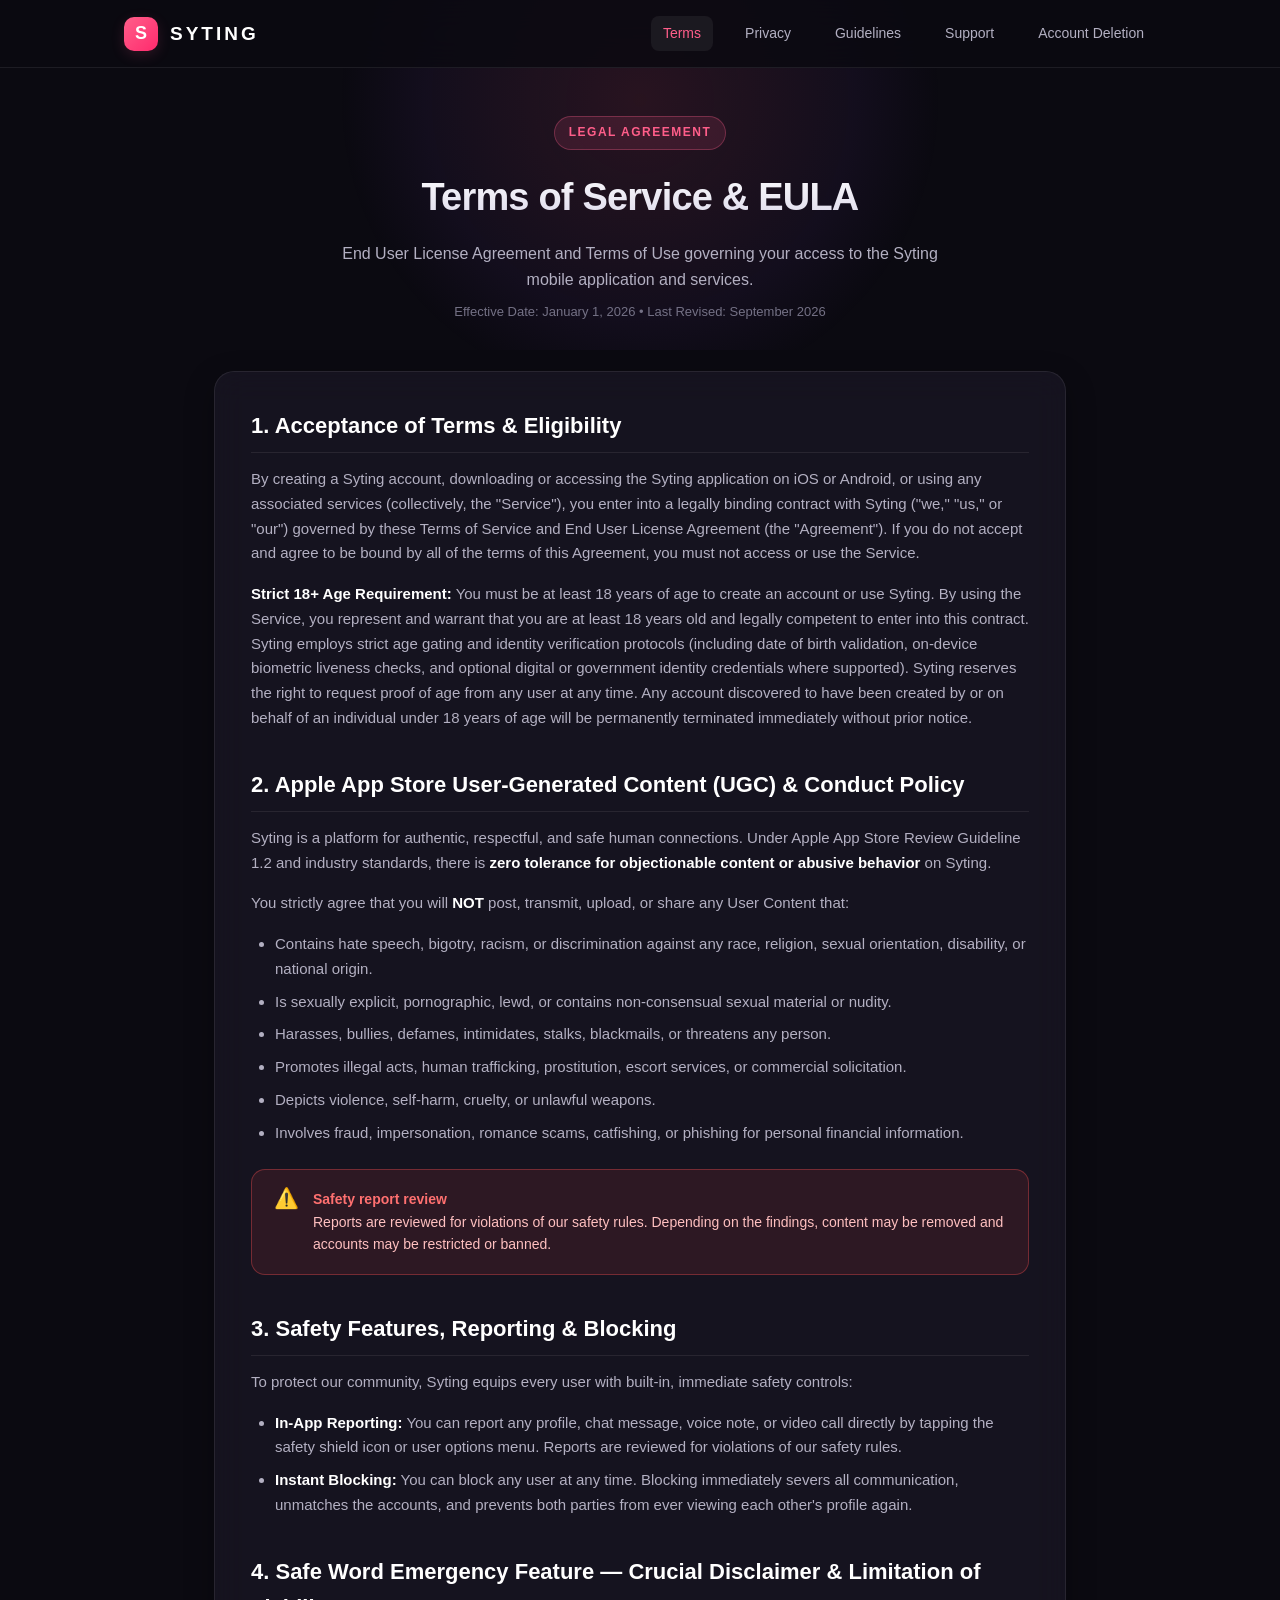
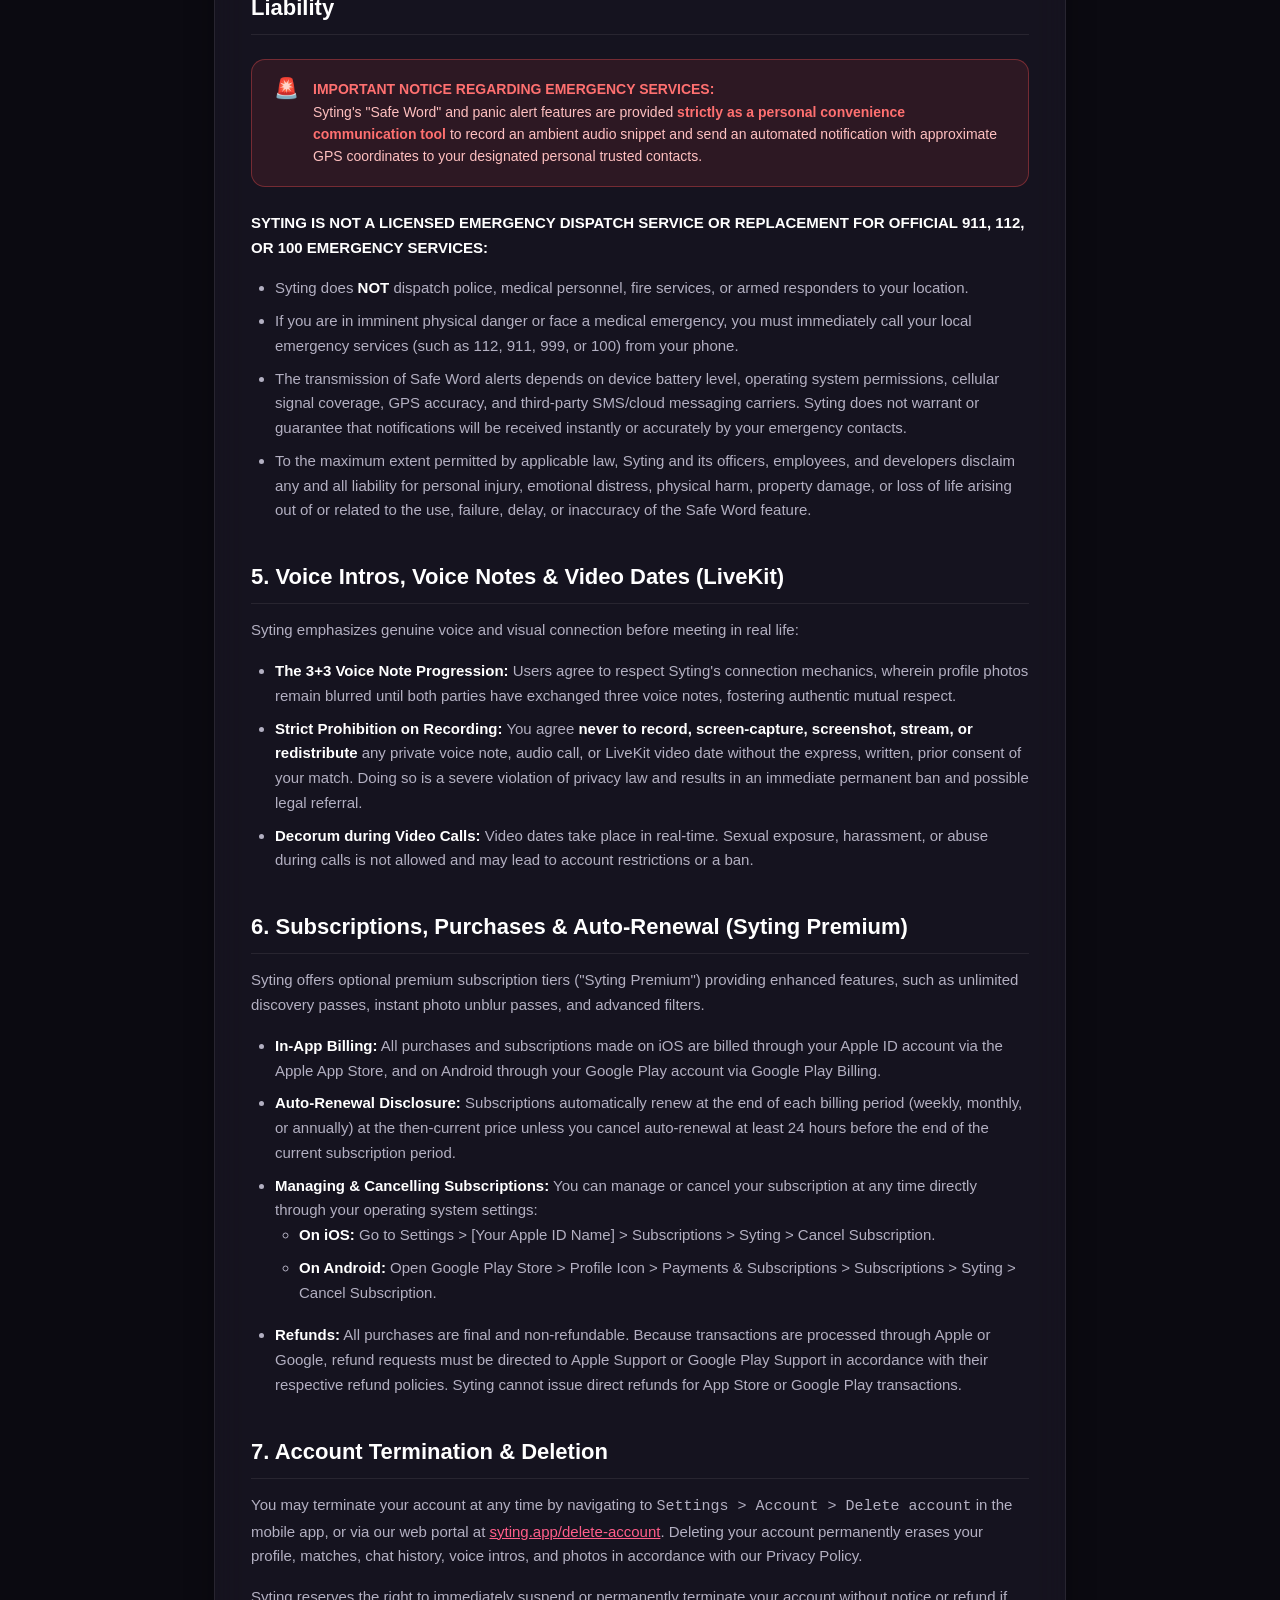
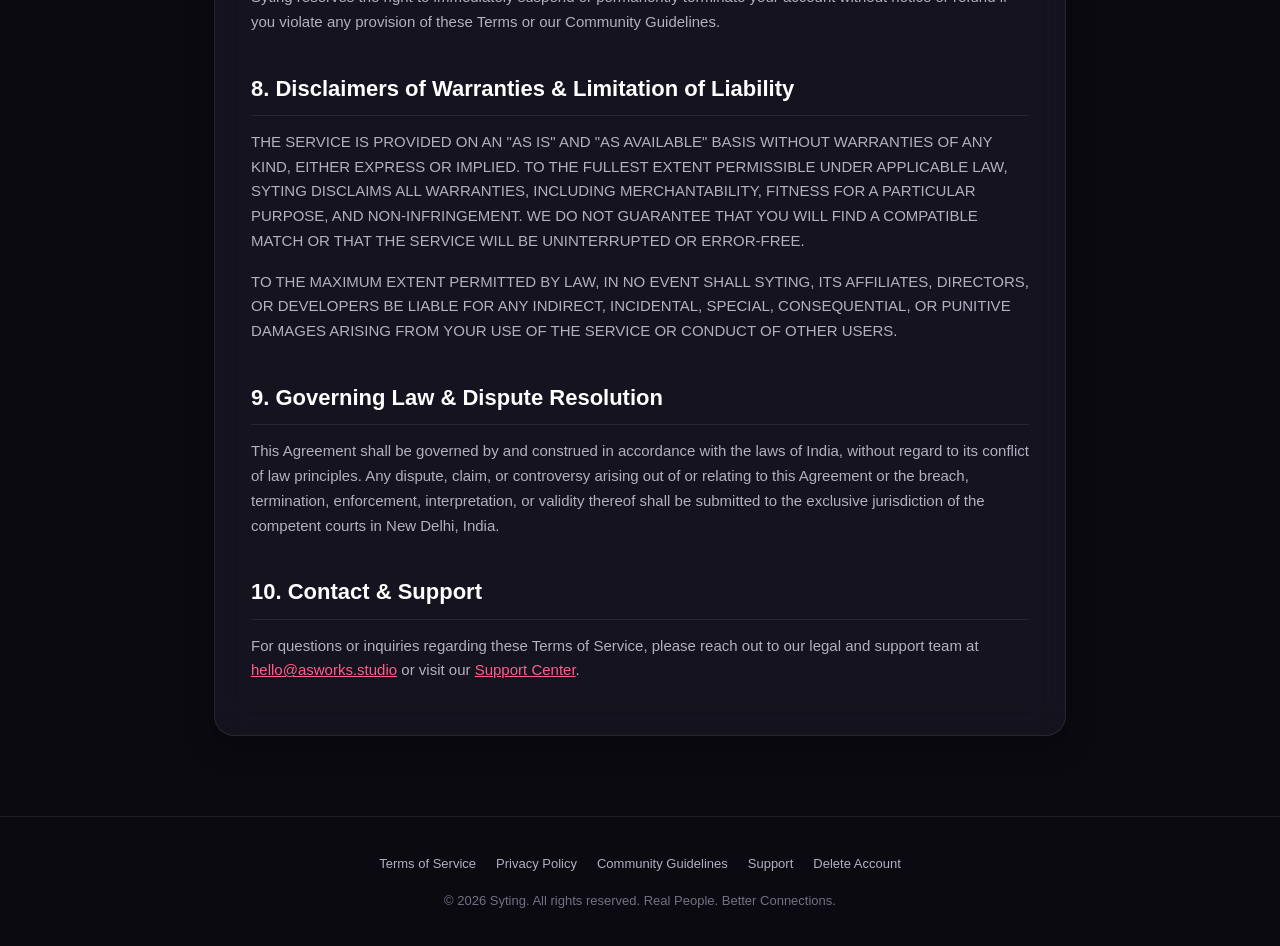
<file: terms.html>
<!DOCTYPE html>
<html lang="en">
<head>
  <meta charset="UTF-8">
  <meta name="viewport" content="width=device-width, initial-scale=1.0">
  <title>Syting - Terms of Service & EULA</title>
  <link rel="stylesheet" href="styles.css">
  <link rel="icon" href="data:image/svg+xml,<svg xmlns='http://www.w3.org/2000/svg' viewBox='0 0 100 100'><rect width='100' height='100' rx='20' fill='%23FF5E8A'/><text x='50%' y='55%' dominant-baseline='middle' text-anchor='middle' font-size='50' font-weight='800' fill='white'>S</text></svg>">
</head>
<body>
  <header>
    <div class="nav-container">
      <a href="index.html" class="brand">
        <div class="brand-logo">S</div>
        <div class="brand-text">Syting</div>
      </a>
      <nav class="nav-links">
        <a href="terms.html" class="active">Terms</a>
        <a href="privacy.html">Privacy</a>
        <a href="guidelines.html">Guidelines</a>
        <a href="support.html">Support</a>
        <a href="delete-account.html">Account Deletion</a>
      </nav>
    </div>
  </header>

  <main>
    <div class="hero">
      <div class="badge">Legal Agreement</div>
      <h1>Terms of Service & EULA</h1>
      <p>End User License Agreement and Terms of Use governing your access to the Syting mobile application and services.</p>
      <div class="last-updated">Effective Date: January 1, 2026 &bull; Last Revised: September 2026</div>
    </div>

    <div class="glass-panel prose">
      <h2>1. Acceptance of Terms & Eligibility</h2>
      <p>By creating a Syting account, downloading or accessing the Syting application on iOS or Android, or using any associated services (collectively, the "Service"), you enter into a legally binding contract with Syting ("we," "us," or "our") governed by these Terms of Service and End User License Agreement (the "Agreement"). If you do not accept and agree to be bound by all of the terms of this Agreement, you must not access or use the Service.</p>
      <p><strong>Strict 18+ Age Requirement:</strong> You must be at least 18 years of age to create an account or use Syting. By using the Service, you represent and warrant that you are at least 18 years old and legally competent to enter into this contract. Syting employs strict age gating and identity verification protocols (including date of birth validation, on-device biometric liveness checks, and optional digital or government identity credentials where supported). Syting reserves the right to request proof of age from any user at any time. Any account discovered to have been created by or on behalf of an individual under 18 years of age will be permanently terminated immediately without prior notice.</p>

      <h2>2. Apple App Store User-Generated Content (UGC) & Conduct Policy</h2>
      <p>Syting is a platform for authentic, respectful, and safe human connections. Under Apple App Store Review Guideline 1.2 and industry standards, there is <strong>zero tolerance for objectionable content or abusive behavior</strong> on Syting.</p>
      <p>You strictly agree that you will <strong>NOT</strong> post, transmit, upload, or share any User Content that:</p>
      <ul>
        <li>Contains hate speech, bigotry, racism, or discrimination against any race, religion, sexual orientation, disability, or national origin.</li>
        <li>Is sexually explicit, pornographic, lewd, or contains non-consensual sexual material or nudity.</li>
        <li>Harasses, bullies, defames, intimidates, stalks, blackmails, or threatens any person.</li>
        <li>Promotes illegal acts, human trafficking, prostitution, escort services, or commercial solicitation.</li>
        <li>Depicts violence, self-harm, cruelty, or unlawful weapons.</li>
        <li>Involves fraud, impersonation, romance scams, catfishing, or phishing for personal financial information.</li>
      </ul>

      <div class="callout danger">
        <div class="callout-icon">⚠️</div>
        <div>
          <strong>Safety report review</strong><br>
          Reports are reviewed for violations of our safety rules. Depending on the findings, content may be removed and accounts may be restricted or banned.
        </div>
      </div>

      <h2>3. Safety Features, Reporting & Blocking</h2>
      <p>To protect our community, Syting equips every user with built-in, immediate safety controls:</p>
      <ul>
        <li><strong>In-App Reporting:</strong> You can report any profile, chat message, voice note, or video call directly by tapping the safety shield icon or user options menu. Reports are reviewed for violations of our safety rules.</li>
        <li><strong>Instant Blocking:</strong> You can block any user at any time. Blocking immediately severs all communication, unmatches the accounts, and prevents both parties from ever viewing each other's profile again.</li>
      </ul>

      <h2>4. Safe Word Emergency Feature — Crucial Disclaimer & Limitation of Liability</h2>
      <div class="callout danger">
        <div class="callout-icon">🚨</div>
        <div>
          <strong>IMPORTANT NOTICE REGARDING EMERGENCY SERVICES:</strong><br>
          Syting's "Safe Word" and panic alert features are provided <strong>strictly as a personal convenience communication tool</strong> to record an ambient audio snippet and send an automated notification with approximate GPS coordinates to your designated personal trusted contacts.
        </div>
      </div>
      <p><strong>SYTING IS NOT A LICENSED EMERGENCY DISPATCH SERVICE OR REPLACEMENT FOR OFFICIAL 911, 112, OR 100 EMERGENCY SERVICES:</strong></p>
      <ul>
        <li>Syting does <strong>NOT</strong> dispatch police, medical personnel, fire services, or armed responders to your location.</li>
        <li>If you are in imminent physical danger or face a medical emergency, you must immediately call your local emergency services (such as 112, 911, 999, or 100) from your phone.</li>
        <li>The transmission of Safe Word alerts depends on device battery level, operating system permissions, cellular signal coverage, GPS accuracy, and third-party SMS/cloud messaging carriers. Syting does not warrant or guarantee that notifications will be received instantly or accurately by your emergency contacts.</li>
        <li>To the maximum extent permitted by applicable law, Syting and its officers, employees, and developers disclaim any and all liability for personal injury, emotional distress, physical harm, property damage, or loss of life arising out of or related to the use, failure, delay, or inaccuracy of the Safe Word feature.</li>
      </ul>

      <h2>5. Voice Intros, Voice Notes & Video Dates (LiveKit)</h2>
      <p>Syting emphasizes genuine voice and visual connection before meeting in real life:</p>
      <ul>
        <li><strong>The 3+3 Voice Note Progression:</strong> Users agree to respect Syting's connection mechanics, wherein profile photos remain blurred until both parties have exchanged three voice notes, fostering authentic mutual respect.</li>
        <li><strong>Strict Prohibition on Recording:</strong> You agree <strong>never to record, screen-capture, screenshot, stream, or redistribute</strong> any private voice note, audio call, or LiveKit video date without the express, written, prior consent of your match. Doing so is a severe violation of privacy law and results in an immediate permanent ban and possible legal referral.</li>
        <li><strong>Decorum during Video Calls:</strong> Video dates take place in real-time. Sexual exposure, harassment, or abuse during calls is not allowed and may lead to account restrictions or a ban.</li>
      </ul>

      <h2>6. Subscriptions, Purchases & Auto-Renewal (Syting Premium)</h2>
      <p>Syting offers optional premium subscription tiers ("Syting Premium") providing enhanced features, such as unlimited discovery passes, instant photo unblur passes, and advanced filters.</p>
      <ul>
        <li><strong>In-App Billing:</strong> All purchases and subscriptions made on iOS are billed through your Apple ID account via the Apple App Store, and on Android through your Google Play account via Google Play Billing.</li>
        <li><strong>Auto-Renewal Disclosure:</strong> Subscriptions automatically renew at the end of each billing period (weekly, monthly, or annually) at the then-current price unless you cancel auto-renewal at least 24 hours before the end of the current subscription period.</li>
        <li><strong>Managing & Cancelling Subscriptions:</strong> You can manage or cancel your subscription at any time directly through your operating system settings:
          <ul>
            <li><strong>On iOS:</strong> Go to Settings &gt; [Your Apple ID Name] &gt; Subscriptions &gt; Syting &gt; Cancel Subscription.</li>
            <li><strong>On Android:</strong> Open Google Play Store &gt; Profile Icon &gt; Payments &amp; Subscriptions &gt; Subscriptions &gt; Syting &gt; Cancel Subscription.</li>
          </ul>
        </li>
        <li><strong>Refunds:</strong> All purchases are final and non-refundable. Because transactions are processed through Apple or Google, refund requests must be directed to Apple Support or Google Play Support in accordance with their respective refund policies. Syting cannot issue direct refunds for App Store or Google Play transactions.</li>
      </ul>

      <h2>7. Account Termination & Deletion</h2>
      <p>You may terminate your account at any time by navigating to <code>Settings &gt; Account &gt; Delete account</code> in the mobile app, or via our web portal at <a href="delete-account.html" style="color: var(--primary-pink);">syting.app/delete-account</a>. Deleting your account permanently erases your profile, matches, chat history, voice intros, and photos in accordance with our Privacy Policy.</p>
      <p>Syting reserves the right to immediately suspend or permanently terminate your account without notice or refund if you violate any provision of these Terms or our Community Guidelines.</p>

      <h2>8. Disclaimers of Warranties & Limitation of Liability</h2>
      <p>THE SERVICE IS PROVIDED ON AN "AS IS" AND "AS AVAILABLE" BASIS WITHOUT WARRANTIES OF ANY KIND, EITHER EXPRESS OR IMPLIED. TO THE FULLEST EXTENT PERMISSIBLE UNDER APPLICABLE LAW, SYTING DISCLAIMS ALL WARRANTIES, INCLUDING MERCHANTABILITY, FITNESS FOR A PARTICULAR PURPOSE, AND NON-INFRINGEMENT. WE DO NOT GUARANTEE THAT YOU WILL FIND A COMPATIBLE MATCH OR THAT THE SERVICE WILL BE UNINTERRUPTED OR ERROR-FREE.</p>
      <p>TO THE MAXIMUM EXTENT PERMITTED BY LAW, IN NO EVENT SHALL SYTING, ITS AFFILIATES, DIRECTORS, OR DEVELOPERS BE LIABLE FOR ANY INDIRECT, INCIDENTAL, SPECIAL, CONSEQUENTIAL, OR PUNITIVE DAMAGES ARISING FROM YOUR USE OF THE SERVICE OR CONDUCT OF OTHER USERS.</p>

      <h2>9. Governing Law & Dispute Resolution</h2>
      <p>This Agreement shall be governed by and construed in accordance with the laws of India, without regard to its conflict of law principles. Any dispute, claim, or controversy arising out of or relating to this Agreement or the breach, termination, enforcement, interpretation, or validity thereof shall be submitted to the exclusive jurisdiction of the competent courts in New Delhi, India.</p>

      <h2>10. Contact & Support</h2>
      <p>For questions or inquiries regarding these Terms of Service, please reach out to our legal and support team at <a href="mailto:hello@asworks.studio" style="color: var(--primary-pink);">hello@asworks.studio</a> or visit our <a href="support.html" style="color: var(--primary-pink);">Support Center</a>.</p>
    </div>
  </main>

  <footer>
    <div class="footer-links">
      <a href="terms.html">Terms of Service</a>
      <a href="privacy.html">Privacy Policy</a>
      <a href="guidelines.html">Community Guidelines</a>
      <a href="support.html">Support</a>
      <a href="delete-account.html">Delete Account</a>
    </div>
    <p>&copy; 2026 Syting. All rights reserved. Real People. Better Connections.</p>
  </footer>
</body>
</html>
</file>
<file: styles.css>
:root {
  --bg-dark: #0B0A11;
  --bg-card: rgba(26, 23, 38, 0.7);
  --bg-card-hover: rgba(36, 32, 54, 0.85);
  --border-glass: rgba(255, 255, 255, 0.08);
  --border-focus: rgba(255, 94, 138, 0.4);
  --primary-pink: #FF5E8A;
  --primary-crimson: #FF2A6D;
  --accent-purple: #9B51E0;
  --accent-glow: rgba(255, 94, 138, 0.15);
  --text-primary: #FFFFFF;
  --text-secondary: #B3B0C2;
  --text-muted: #747185;
  --success: #00E676;
  --warning: #FFB300;
  --danger: #FF5252;
}

* {
  margin: 0;
  padding: 0;
  box-sizing: border-box;
}

body {
  background-color: var(--bg-dark);
  color: var(--text-primary);
  font-family: -apple-system, BlinkMacSystemFont, "Segoe UI", Roboto, Helvetica, Arial, sans-serif;
  line-height: 1.65;
  -webkit-font-smoothing: antialiased;
  position: relative;
  min-height: 100vh;
  display: flex;
  flex-direction: column;
}

/* Ambient glow background */
body::before {
  content: "";
  position: fixed;
  top: -150px;
  left: 50%;
  transform: translateX(-50%);
  width: 700px;
  height: 500px;
  background: radial-gradient(circle, rgba(255, 94, 138, 0.12) 0%, rgba(155, 81, 224, 0.06) 50%, transparent 70%);
  pointer-events: none;
  z-index: -1;
}

/* Navigation Header */
header {
  position: sticky;
  top: 0;
  backdrop-filter: blur(20px);
  -webkit-backdrop-filter: blur(20px);
  background: rgba(11, 10, 17, 0.85);
  border-bottom: 1px solid var(--border-glass);
  z-index: 100;
}

.nav-container {
  max-width: 1080px;
  margin: 0 auto;
  padding: 16px 24px;
  display: flex;
  align-items: center;
  justify-content: space-between;
}

.brand {
  display: flex;
  align-items: center;
  gap: 12px;
  text-decoration: none;
}

.brand-logo {
  width: 34px;
  height: 34px;
  background: linear-gradient(135deg, var(--primary-pink), var(--primary-crimson));
  border-radius: 10px;
  display: flex;
  align-items: center;
  justify-content: center;
  color: #fff;
  font-weight: 800;
  font-size: 18px;
  box-shadow: 0 4px 14px var(--accent-glow);
}

.brand-text {
  font-size: 19px;
  font-weight: 800;
  letter-spacing: 3px;
  color: #fff;
  text-transform: uppercase;
}

nav.nav-links {
  display: flex;
  align-items: center;
  gap: 20px;
}

.nav-links a {
  color: var(--text-secondary);
  text-decoration: none;
  font-size: 14px;
  font-weight: 500;
  transition: all 0.2s ease;
  padding: 6px 12px;
  border-radius: 8px;
}

.nav-links a:hover,
.nav-links a.active {
  color: #fff;
  background: rgba(255, 255, 255, 0.06);
}

.nav-links a.active {
  color: var(--primary-pink);
}

/* Main Content Layout */
main {
  flex: 1;
  max-width: 900px;
  margin: 0 auto;
  padding: 48px 24px 80px;
  width: 100%;
}

.hero {
  text-align: center;
  margin-bottom: 48px;
}

.hero .badge {
  display: inline-block;
  padding: 6px 14px;
  background: rgba(255, 94, 138, 0.12);
  border: 1px solid rgba(255, 94, 138, 0.3);
  color: var(--primary-pink);
  border-radius: 20px;
  font-size: 12px;
  font-weight: 700;
  letter-spacing: 1.5px;
  text-transform: uppercase;
  margin-bottom: 16px;
}

.hero h1 {
  font-size: 38px;
  font-weight: 800;
  letter-spacing: -0.8px;
  margin-bottom: 12px;
  background: linear-gradient(180deg, #FFFFFF 0%, #D8D4E8 100%);
  -webkit-background-clip: text;
  -webkit-text-fill-color: transparent;
}

.hero p {
  color: var(--text-secondary);
  font-size: 16px;
  max-width: 600px;
  margin: 0 auto;
}

.last-updated {
  font-size: 13px;
  color: var(--text-muted);
  margin-top: 8px;
}

/* Glass Card */
.glass-panel {
  background: var(--bg-card);
  backdrop-filter: blur(16px);
  -webkit-backdrop-filter: blur(16px);
  border: 1px solid var(--border-glass);
  border-radius: 20px;
  padding: 36px;
  box-shadow: 0 10px 30px rgba(0, 0, 0, 0.3);
}

/* Prose formatting */
.prose h2 {
  font-size: 22px;
  font-weight: 700;
  color: #fff;
  margin: 36px 0 14px;
  padding-bottom: 8px;
  border-bottom: 1px solid rgba(255, 255, 255, 0.08);
  display: flex;
  align-items: center;
  gap: 10px;
}

.prose h2:first-child {
  margin-top: 0;
}

.prose h3 {
  font-size: 17px;
  font-weight: 600;
  color: #E8E6F0;
  margin: 24px 0 8px;
}

.prose p {
  color: var(--text-secondary);
  font-size: 15px;
  margin-bottom: 16px;
}

.prose ul, .prose ol {
  color: var(--text-secondary);
  font-size: 15px;
  margin-left: 24px;
  margin-bottom: 18px;
}

.prose li {
  margin-bottom: 8px;
}

.prose strong {
  color: #fff;
}

/* Callout Box (Emergency & Privacy Guarantees) */
.callout {
  border-radius: 14px;
  padding: 18px 22px;
  margin: 24px 0;
  display: flex;
  gap: 14px;
  align-items: flex-start;
  font-size: 14px;
  line-height: 1.6;
}

.callout.danger {
  background: rgba(255, 82, 82, 0.1);
  border: 1px solid rgba(255, 82, 82, 0.35);
  color: #FFC0C0;
}

.callout.danger strong {
  color: #FF7070;
}

.callout.success {
  background: rgba(0, 230, 118, 0.1);
  border: 1px solid rgba(0, 230, 118, 0.35);
  color: #B9F6CA;
}

.callout.success strong {
  color: #00E676;
}

.callout.info {
  background: rgba(155, 81, 224, 0.12);
  border: 1px solid rgba(155, 81, 224, 0.35);
  color: #D6C2F7;
}

.callout.info strong {
  color: #B388FF;
}

.callout-icon {
  font-size: 20px;
  line-height: 1;
}

/* Hub Grid on Index page */
.hub-grid {
  display: grid;
  grid-template-columns: repeat(auto-fit, minmax(260px, 1fr));
  gap: 20px;
  margin-top: 32px;
}

.hub-card {
  background: var(--bg-card);
  border: 1px solid var(--border-glass);
  border-radius: 18px;
  padding: 26px;
  text-decoration: none;
  transition: all 0.25s cubic-bezier(0.2, 0.8, 0.2, 1);
  display: flex;
  flex-direction: column;
}

.hub-card:hover {
  background: var(--bg-card-hover);
  border-color: rgba(255, 94, 138, 0.4);
  transform: translateY(-3px);
  box-shadow: 0 12px 28px rgba(0, 0, 0, 0.4);
}

.hub-card-icon {
  font-size: 32px;
  margin-bottom: 14px;
}

.hub-card h3 {
  font-size: 18px;
  color: #fff;
  font-weight: 700;
  margin-bottom: 8px;
}

.hub-card p {
  color: var(--text-secondary);
  font-size: 14px;
  flex: 1;
  margin-bottom: 16px;
}

.hub-card .action-link {
  color: var(--primary-pink);
  font-size: 13px;
  font-weight: 700;
  display: flex;
  align-items: center;
  gap: 4px;
}

/* FAQ Accordions */
.faq-item {
  border: 1px solid var(--border-glass);
  border-radius: 12px;
  margin-bottom: 12px;
  overflow: hidden;
  background: rgba(255, 255, 255, 0.02);
}

.faq-question {
  width: 100%;
  text-align: left;
  background: none;
  border: none;
  padding: 18px 20px;
  font-size: 16px;
  font-weight: 600;
  color: #fff;
  cursor: pointer;
  display: flex;
  justify-content: space-between;
  align-items: center;
}

.faq-answer {
  padding: 0 20px 18px;
  color: var(--text-secondary);
  font-size: 14px;
  line-height: 1.6;
}

/* Contact & Request Forms */
.form-group {
  margin-bottom: 18px;
}

.form-group label {
  display: block;
  font-size: 13px;
  font-weight: 600;
  color: var(--text-secondary);
  margin-bottom: 6px;
}

.form-control {
  width: 100%;
  background: rgba(0, 0, 0, 0.4);
  border: 1px solid var(--border-glass);
  border-radius: 10px;
  padding: 12px 14px;
  color: #fff;
  font-size: 14px;
  transition: border-color 0.2s;
}

.form-control:focus {
  outline: none;
  border-color: var(--primary-pink);
  box-shadow: 0 0 0 3px rgba(255, 94, 138, 0.15);
}

textarea.form-control {
  min-height: 120px;
  resize: vertical;
}

.btn-primary {
  background: linear-gradient(135deg, var(--primary-pink), var(--primary-crimson));
  color: #fff;
  border: none;
  border-radius: 12px;
  padding: 14px 26px;
  font-size: 15px;
  font-weight: 700;
  cursor: pointer;
  transition: all 0.2s;
  box-shadow: 0 4px 16px var(--accent-glow);
  width: 100%;
}

.btn-primary:hover {
  opacity: 0.93;
  transform: translateY(-1px);
}

.btn-danger {
  background: linear-gradient(135deg, #FF5252, #D32F2F);
  color: #fff;
  border: none;
  border-radius: 12px;
  padding: 14px 26px;
  font-size: 15px;
  font-weight: 700;
  cursor: pointer;
  transition: all 0.2s;
  width: 100%;
}

/* Footer */
footer {
  border-top: 1px solid var(--border-glass);
  background: rgba(11, 10, 17, 0.9);
  padding: 36px 24px;
  text-align: center;
  color: var(--text-muted);
  font-size: 13px;
  margin-top: auto;
}

.footer-links {
  display: flex;
  justify-content: center;
  gap: 20px;
  margin-bottom: 16px;
  flex-wrap: wrap;
}

.footer-links a {
  color: var(--text-secondary);
  text-decoration: none;
  transition: color 0.2s;
}

.footer-links a:hover {
  color: #fff;
}

/* Mobile responsive */
@media (max-width: 768px) {
  .nav-container {
    flex-direction: column;
    gap: 12px;
  }
  nav.nav-links {
    flex-wrap: wrap;
    justify-content: center;
    gap: 8px;
  }
  .glass-panel {
    padding: 24px 18px;
  }
  .hero h1 {
    font-size: 28px;
  }
}
</file>
